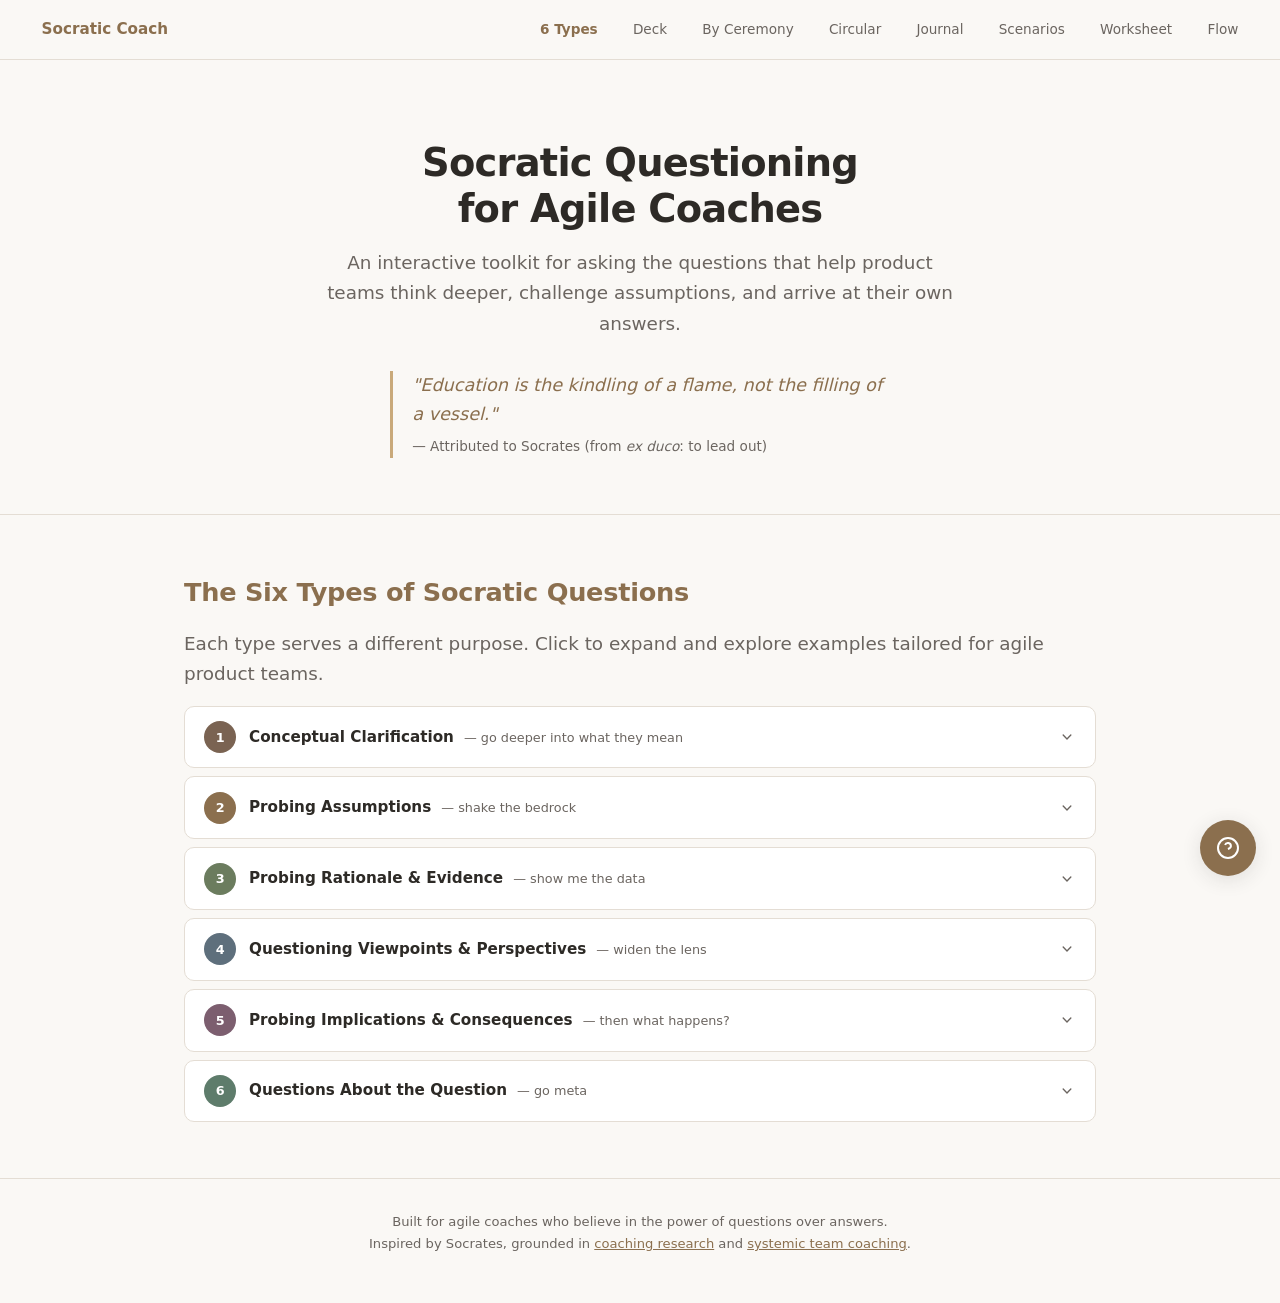
<file: index.html>
<!DOCTYPE html>
<html lang="en">
<head>
<meta charset="UTF-8">
<meta name="viewport" content="width=device-width, initial-scale=1.0">
<title>Socratic Questioning for Agile Coaches</title>
<link rel="stylesheet" href="styles.css">
</head>
<body>

<nav>
  <a href="index.html" class="brand">Socratic Coach</a>
  <a href="index.html" class="active">6 Types</a>
  <a href="deck.html">Deck</a>
  <a href="ceremonies.html">By Ceremony</a>
  <a href="circular.html">Circular</a>
  <a href="journal.html">Journal</a>
  <a href="scenarios.html">Scenarios</a>
  <a href="worksheet.html">Worksheet</a>
  <a href="flow.html">Flow</a>
</nav>

<section class="hero">
  <div class="container">
    <h1>Socratic Questioning<br>for Agile Coaches</h1>
    <p class="lead">
      An interactive toolkit for asking the questions that help product teams think deeper,
      challenge assumptions, and arrive at their own answers.
    </p>
    <blockquote>
      "Education is the kindling of a flame, not the filling of a vessel."
      <cite>&mdash; Attributed to Socrates (from <em>ex duco</em>: to lead out)</cite>
    </blockquote>
  </div>
</section>

<section id="types">
  <div class="container">
    <h2>The Six Types of Socratic Questions</h2>
    <p class="lead">Each type serves a different purpose. Click to expand and explore examples tailored for agile product teams.</p>

    <div class="card-grid">

      <div class="card cat1" data-card>
        <div class="card-header">
          <span class="card-number">1</span>
          <h3>Conceptual Clarification <span class="card-tagline">&mdash; go deeper into what they mean</span></h3>
          <svg class="card-chevron" viewBox="0 0 20 20" fill="currentColor"><path fill-rule="evenodd" d="M5.23 7.21a.75.75 0 011.06.02L10 11.168l3.71-3.938a.75.75 0 111.08 1.04l-4.25 4.5a.75.75 0 01-1.08 0l-4.25-4.5a.75.75 0 01.02-1.06z"/></svg>
        </div>
        <div class="card-body">
          <span class="tag">Go deeper</span>
          <p>Get them to think more about what exactly they are asking or thinking about. Surface hidden misalignment in language the team <em>thinks</em> they agree on.</p>
          <h3>When to use in agile</h3>
          <p>Sprint planning, story refinement, whenever someone uses vague terms like "quality," "done," or "the process is broken."</p>
          <h3>Example questions</h3>
          <ul>
            <li><em>"When you say 'done,' what does that look like specifically?"</em></li>
            <li><em>"What do we already know about this user's problem?"</em></li>
            <li><em>"Are you saying we should stop doing X, or change how we do X?"</em></li>
            <li><em>"Can you give me an example of what you mean?"</em></li>
            <li><em>"How does this relate to what we discussed last sprint?"</em></li>
            <li><em>"Can you rephrase that so the whole team has the same picture?"</em></li>
          </ul>
          <div class="tip"><strong>Watch for:</strong> Teams often skip clarification because they assume shared understanding. Your job is to slow them down right here. The cost of aligning on words is tiny compared to the cost of building the wrong thing.</div>
        </div>
      </div>

      <div class="card cat2" data-card>
        <div class="card-header">
          <span class="card-number">2</span>
          <h3>Probing Assumptions <span class="card-tagline">&mdash; shake the bedrock</span></h3>
          <svg class="card-chevron" viewBox="0 0 20 20" fill="currentColor"><path fill-rule="evenodd" d="M5.23 7.21a.75.75 0 011.06.02L10 11.168l3.71-3.938a.75.75 0 111.08 1.04l-4.25 4.5a.75.75 0 01-1.08 0l-4.25-4.5a.75.75 0 01.02-1.06z"/></svg>
        </div>
        <div class="card-body">
          <span class="tag">Shake the bedrock</span>
          <p>Make them think about the presuppositions and unquestioned beliefs on which they are founding their argument. Unexamined assumptions are where bad sprint commitments and failed products come from.</p>
          <h3>When to use in agile</h3>
          <p>Estimation, backlog prioritization, any time someone says "obviously" or "we always do it this way."</p>
          <h3>Example questions</h3>
          <ul>
            <li><em>"What are we assuming about how users will react to this?"</em></li>
            <li><em>"We seem to be assuming the API will be stable &mdash; how can we verify that?"</em></li>
            <li><em>"What if the opposite were true?"</em></li>
            <li><em>"What would happen if we didn't build this feature at all?"</em></li>
            <li><em>"How did we choose those assumptions?"</em></li>
            <li><em>"And what else?"</em> &mdash; the first assumption named is rarely the most important one</li>
          </ul>
          <div class="tip"><strong>Watch for:</strong> The "AWE question" &mdash; <em>"And what else?"</em> &mdash; is deceptively powerful. Keep asking it. Their first answer is never their only answer, and rarely their best.</div>
        </div>
      </div>

      <div class="card cat3" data-card>
        <div class="card-header">
          <span class="card-number">3</span>
          <h3>Probing Rationale &amp; Evidence <span class="card-tagline">&mdash; show me the data</span></h3>
          <svg class="card-chevron" viewBox="0 0 20 20" fill="currentColor"><path fill-rule="evenodd" d="M5.23 7.21a.75.75 0 011.06.02L10 11.168l3.71-3.938a.75.75 0 111.08 1.04l-4.25 4.5a.75.75 0 01-1.08 0l-4.25-4.5a.75.75 0 01.02-1.06z"/></svg>
        </div>
        <div class="card-body">
          <span class="tag">Show the evidence</span>
          <p>When they give a rationale, dig into that reasoning rather than assuming it is a given. This moves a team from opinion-driven to evidence-driven &mdash; the engine behind "inspect and adapt."</p>
          <h3>When to use in agile</h3>
          <p>Sprint review (did we validate the hypothesis?), when someone advocates strongly for a technical approach, retrospectives when diagnosing root causes.</p>
          <h3>Example questions</h3>
          <ul>
            <li><em>"What data do we have that supports this priority?"</em></li>
            <li><em>"How might we experiment to validate this before committing a full sprint?"</em></li>
            <li><em>"Is this based on what users told us, or what we think they need?"</em></li>
            <li><em>"Would that reasoning stand up if we presented it to stakeholders?"</em></li>
            <li><em>"How do you know this? Show me."</em></li>
            <li><em>"What evidence is there to support what you are saying?"</em></li>
          </ul>
          <div class="tip"><strong>Watch for:</strong> This category is the Socratic engine behind empiricism. You're teaching the team to demand evidence from themselves &mdash; not from you.</div>
        </div>
      </div>

      <div class="card cat4" data-card>
        <div class="card-header">
          <span class="card-number">4</span>
          <h3>Questioning Viewpoints &amp; Perspectives <span class="card-tagline">&mdash; widen the lens</span></h3>
          <svg class="card-chevron" viewBox="0 0 20 20" fill="currentColor"><path fill-rule="evenodd" d="M5.23 7.21a.75.75 0 011.06.02L10 11.168l3.71-3.938a.75.75 0 111.08 1.04l-4.25 4.5a.75.75 0 01-1.08 0l-4.25-4.5a.75.75 0 01.02-1.06z"/></svg>
        </div>
        <div class="card-body">
          <span class="tag">Widen the lens</span>
          <p>Most arguments come from a particular position. Show that there are other, equally valid, viewpoints. This is arguably <strong>the most important category for team coaching</strong> because it breaks siloed thinking and builds collective intelligence.</p>
          <h3>When to use in agile</h3>
          <p>When the loudest voice dominates, cross-functional tensions (dev vs. design vs. product), retrospectives, stakeholder alignment sessions.</p>
          <h3>Example questions</h3>
          <ul>
            <li><em>"How would our end user describe this problem?"</em></li>
            <li><em>"What would the ops team say about this architectural choice?"</em></li>
            <li><em>"Who benefits from keeping things the way they are?"</em></li>
            <li><em>"If we asked the stakeholder what success looks like, would they say the same thing?"</em></li>
            <li><em>"What alternative ways of looking at this are there?"</em></li>
            <li><em>"How could you look at this another way?"</em></li>
          </ul>
          <div class="tip"><strong>Watch for:</strong> This type naturally extends into <strong><a href="circular.html">circular questions</a></strong> &mdash; asking person A about person B's perspective. Extremely powerful for surfacing hidden team dynamics.</div>
        </div>
      </div>

      <div class="card cat5" data-card>
        <div class="card-header">
          <span class="card-number">5</span>
          <h3>Probing Implications &amp; Consequences <span class="card-tagline">&mdash; then what happens?</span></h3>
          <svg class="card-chevron" viewBox="0 0 20 20" fill="currentColor"><path fill-rule="evenodd" d="M5.23 7.21a.75.75 0 011.06.02L10 11.168l3.71-3.938a.75.75 0 111.08 1.04l-4.25 4.5a.75.75 0 01-1.08 0l-4.25-4.5a.75.75 0 01.02-1.06z"/></svg>
        </div>
        <div class="card-body">
          <span class="tag">Then what happens?</span>
          <p>The argument they give may have logical implications that can be forecast. Do these make sense? Are they desirable? These questions pull teams into systems thinking &mdash; seeing downstream effects and ripple impacts.</p>
          <h3>When to use in agile</h3>
          <p>Technical debt discussions, prioritization trade-offs, when a team wants to take a shortcut, when they're avoiding a hard decision.</p>
          <h3>Example questions</h3>
          <ul>
            <li><em>"If we don't address this tech debt now, what will the next three sprints look like?"</em></li>
            <li><em>"What are the consequences of that assumption for our users?"</em></li>
            <li><em>"If this works, what does it make possible? If it doesn't, what have we learned?"</em></li>
            <li><em>"How does this decision affect the other teams who depend on us?"</em></li>
            <li><em>"Why is this important? What is the best outcome, and why?"</em></li>
          </ul>
          <div class="tip"><strong>Watch for:</strong> Peter Hawkins' "Connecting" discipline in systemic team coaching emphasizes that teams must consider their impact on the wider system. These questions train that muscle.</div>
        </div>
      </div>

      <div class="card cat6" data-card>
        <div class="card-header">
          <span class="card-number">6</span>
          <h3>Questions About the Question <span class="card-tagline">&mdash; go meta</span></h3>
          <svg class="card-chevron" viewBox="0 0 20 20" fill="currentColor"><path fill-rule="evenodd" d="M5.23 7.21a.75.75 0 011.06.02L10 11.168l3.71-3.938a.75.75 0 111.08 1.04l-4.25 4.5a.75.75 0 01-1.08 0l-4.25-4.5a.75.75 0 01.02-1.06z"/></svg>
        </div>
        <div class="card-body">
          <span class="tag">Go meta</span>
          <p>Turn the question in on itself. This is the meta-level &mdash; it interrupts unproductive patterns and helps the team become aware of their own thinking process. The most coaching-like of all six types.</p>
          <h3>When to use in agile</h3>
          <p>When a discussion goes in circles, when the team debates something that might not matter, when you want to build self-awareness about decision-making.</p>
          <h3>Example questions</h3>
          <ul>
            <li><em>"What's the real challenge here for you as a team?"</em></li>
            <li><em>"I notice we've been discussing this for 20 minutes &mdash; what's making this decision hard?"</em></li>
            <li><em>"Why do you think I'm asking you this instead of giving you the answer?"</em></li>
            <li><em>"Is this the right question to be asking right now, or is there a deeper one?"</em></li>
            <li><em>"What was the point of asking that question?"</em></li>
          </ul>
          <div class="tip"><strong>Watch for:</strong> When team members start asking these meta-questions themselves, you know the coaching is working. You're modelling that the <em>process of thinking</em> matters as much as the conclusion.</div>
        </div>
      </div>

    </div>
  </div>
</section>

<!-- Situation Suggester FAB + Panel -->
<button class="fab" id="fabBtn" aria-label="What's happening right now?">
  <svg viewBox="0 0 24 24" fill="none" stroke="currentColor" stroke-width="2"><circle cx="12" cy="12" r="10"/><path d="M9.09 9a3 3 0 015.83 1c0 2-3 3-3 3"/><line x1="12" y1="17" x2="12.01" y2="17"/></svg>
</button>
<div class="situation-overlay" id="sitOverlay">
  <div class="situation-panel">
    <button class="situation-close" id="sitClose">&times;</button>
    <h3>What's happening right now?</h3>
    <p class="subtitle">Tap a situation to get tailored question suggestions.</p>
    <div class="situation-tags" id="sitTags"></div>
    <div class="situation-results" id="sitResults"></div>
  </div>
</div>

<footer>
  <div class="container">
    <p>
      Built for agile coaches who believe in the power of questions over answers.<br>
      Inspired by Socrates, grounded in <a href="https://instituteofcoaching.org/resources/how-use-socratic-questioning-coaching" target="_blank" rel="noopener">coaching research</a>
      and <a href="https://pmc.ncbi.nlm.nih.gov/articles/PMC5806384/" target="_blank" rel="noopener">systemic team coaching</a>.
    </p>
  </div>
</footer>

<script src="data.js"></script>
<script>
  initAccordions('[data-card]');
  initSituationSuggester();
</script>

</body>
</html>
</file>
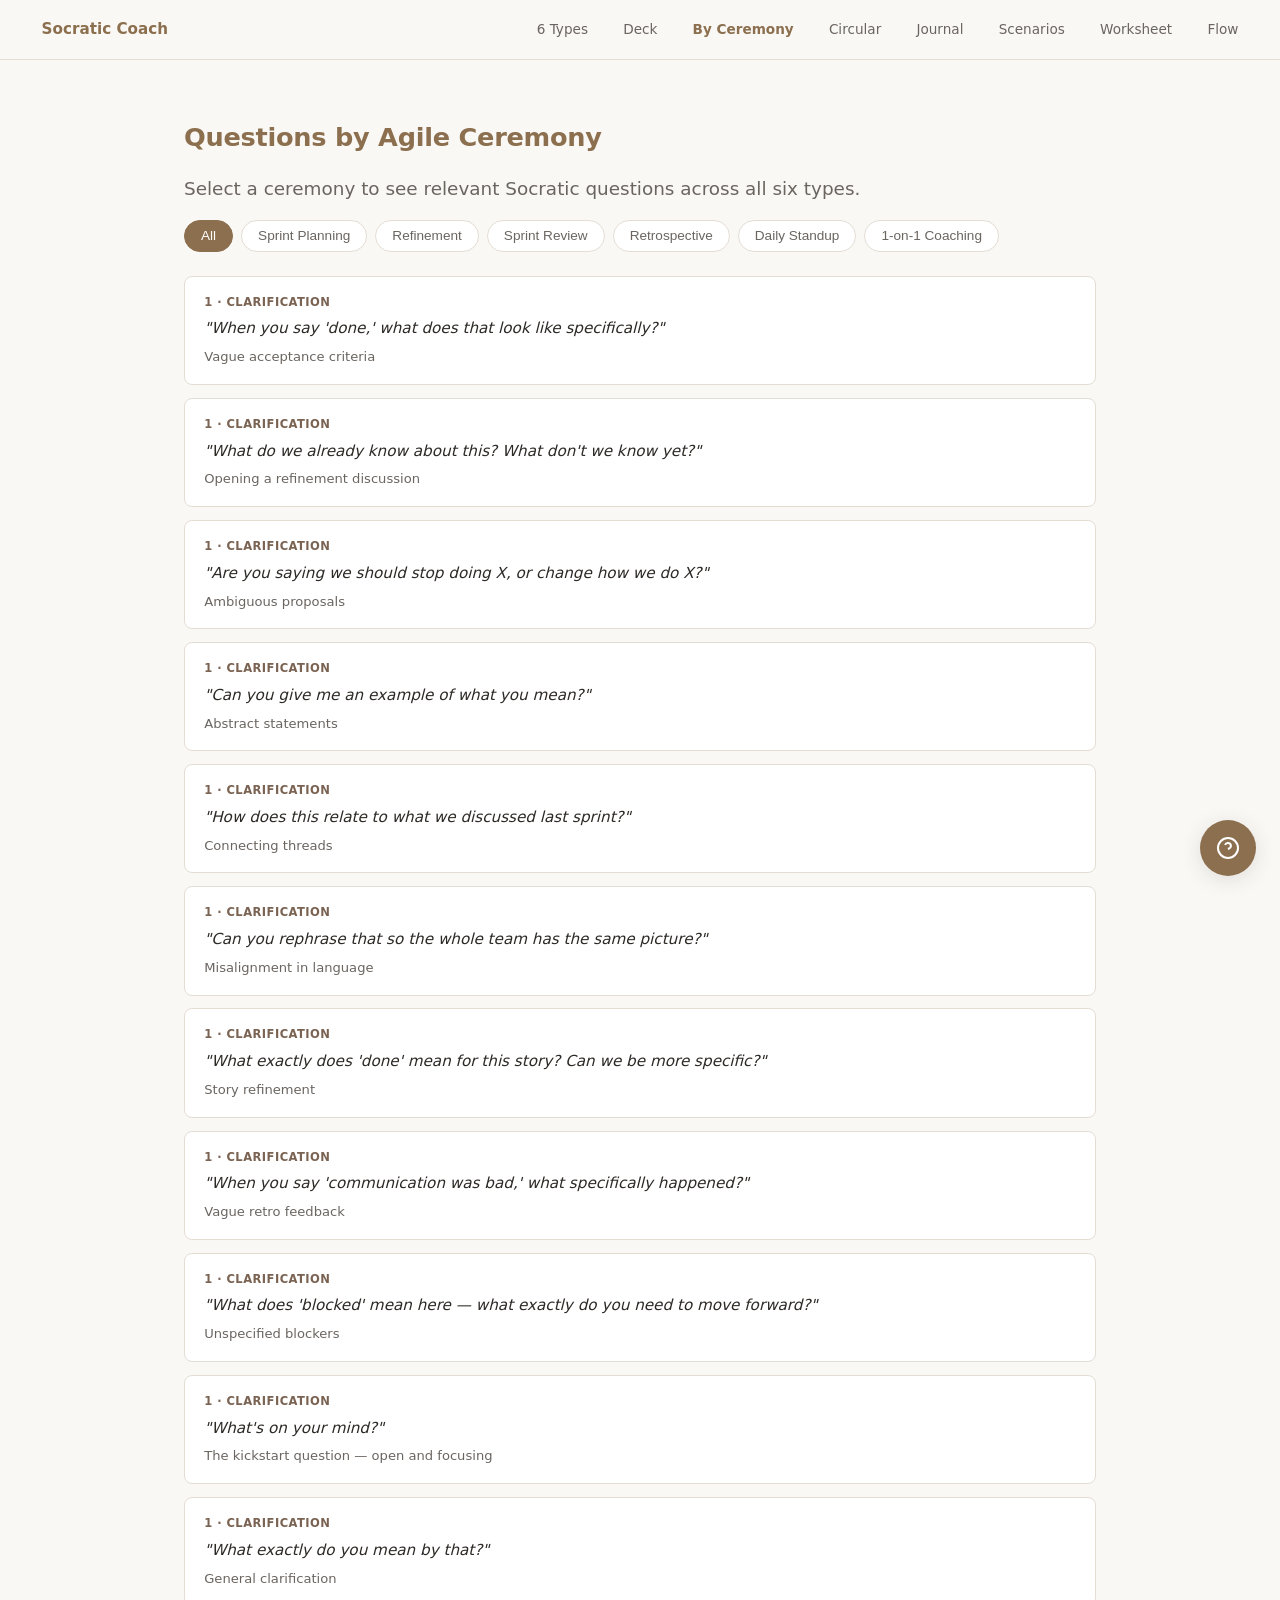
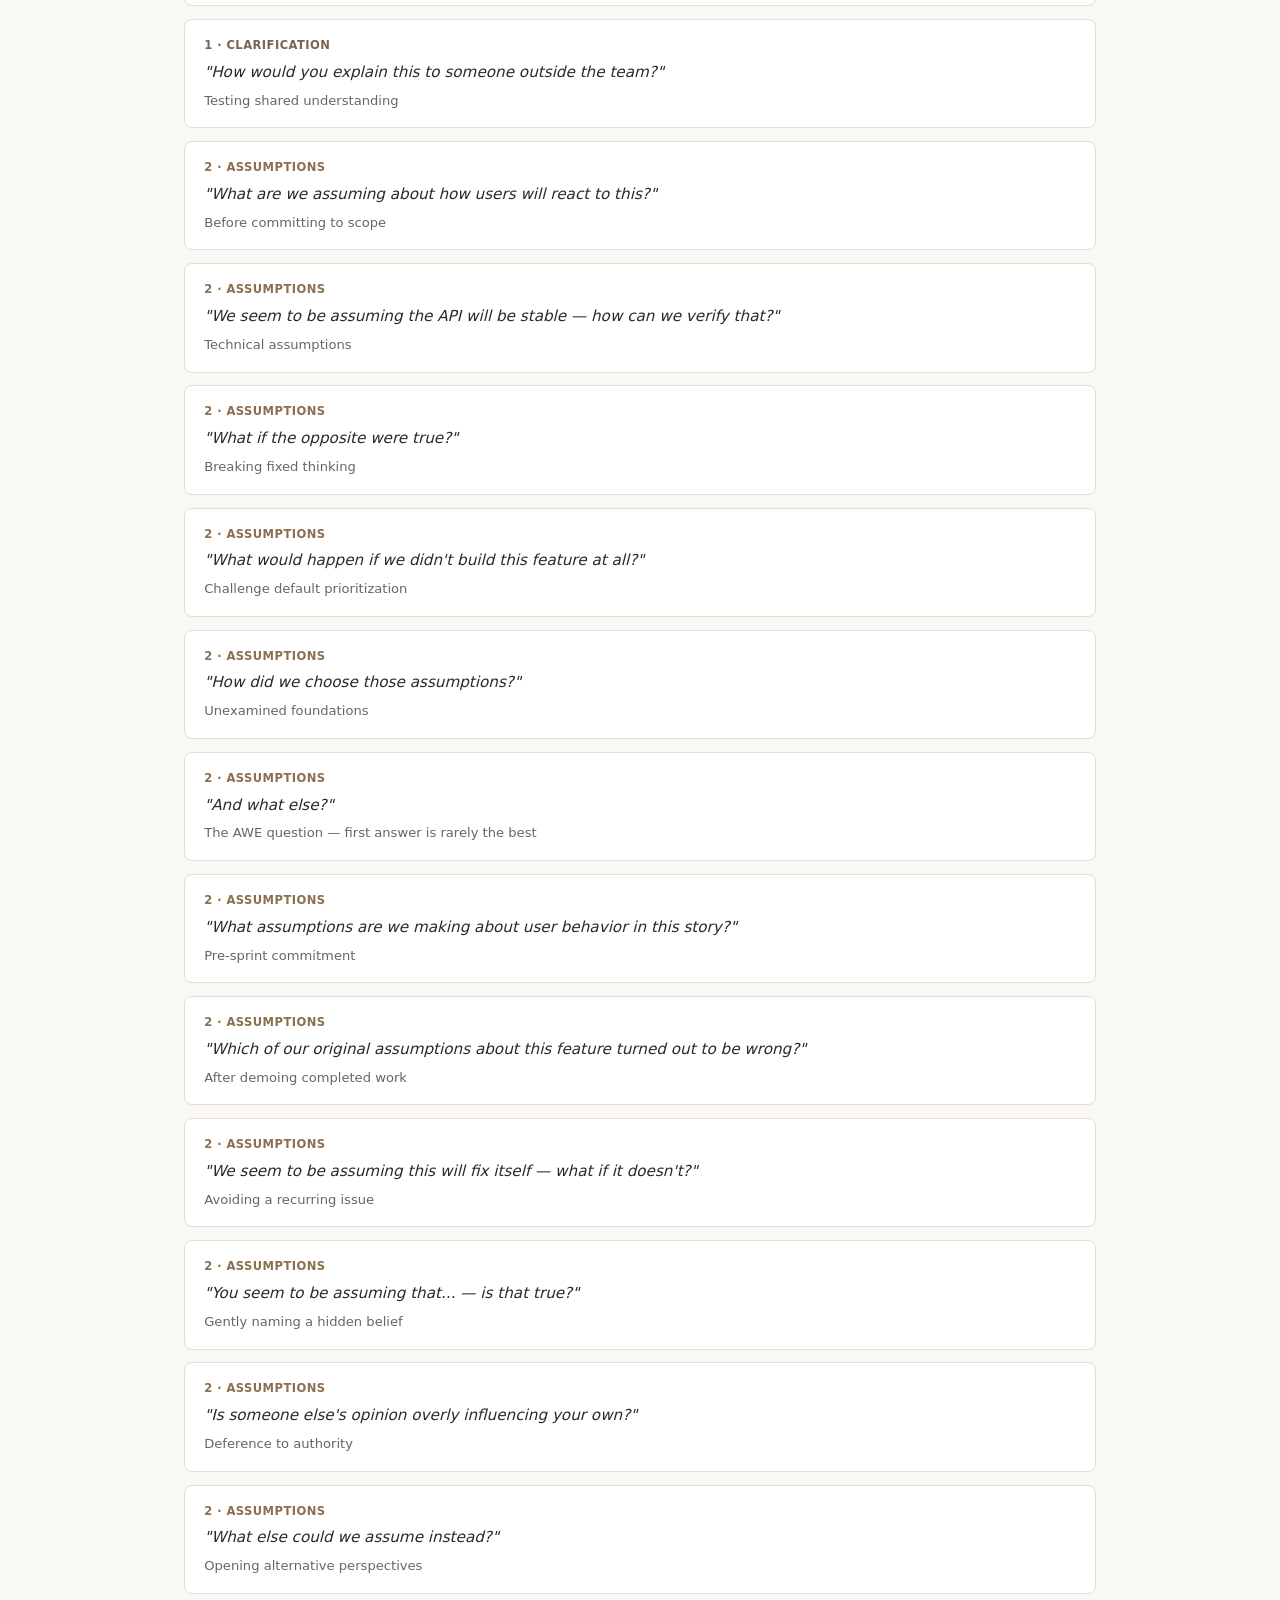
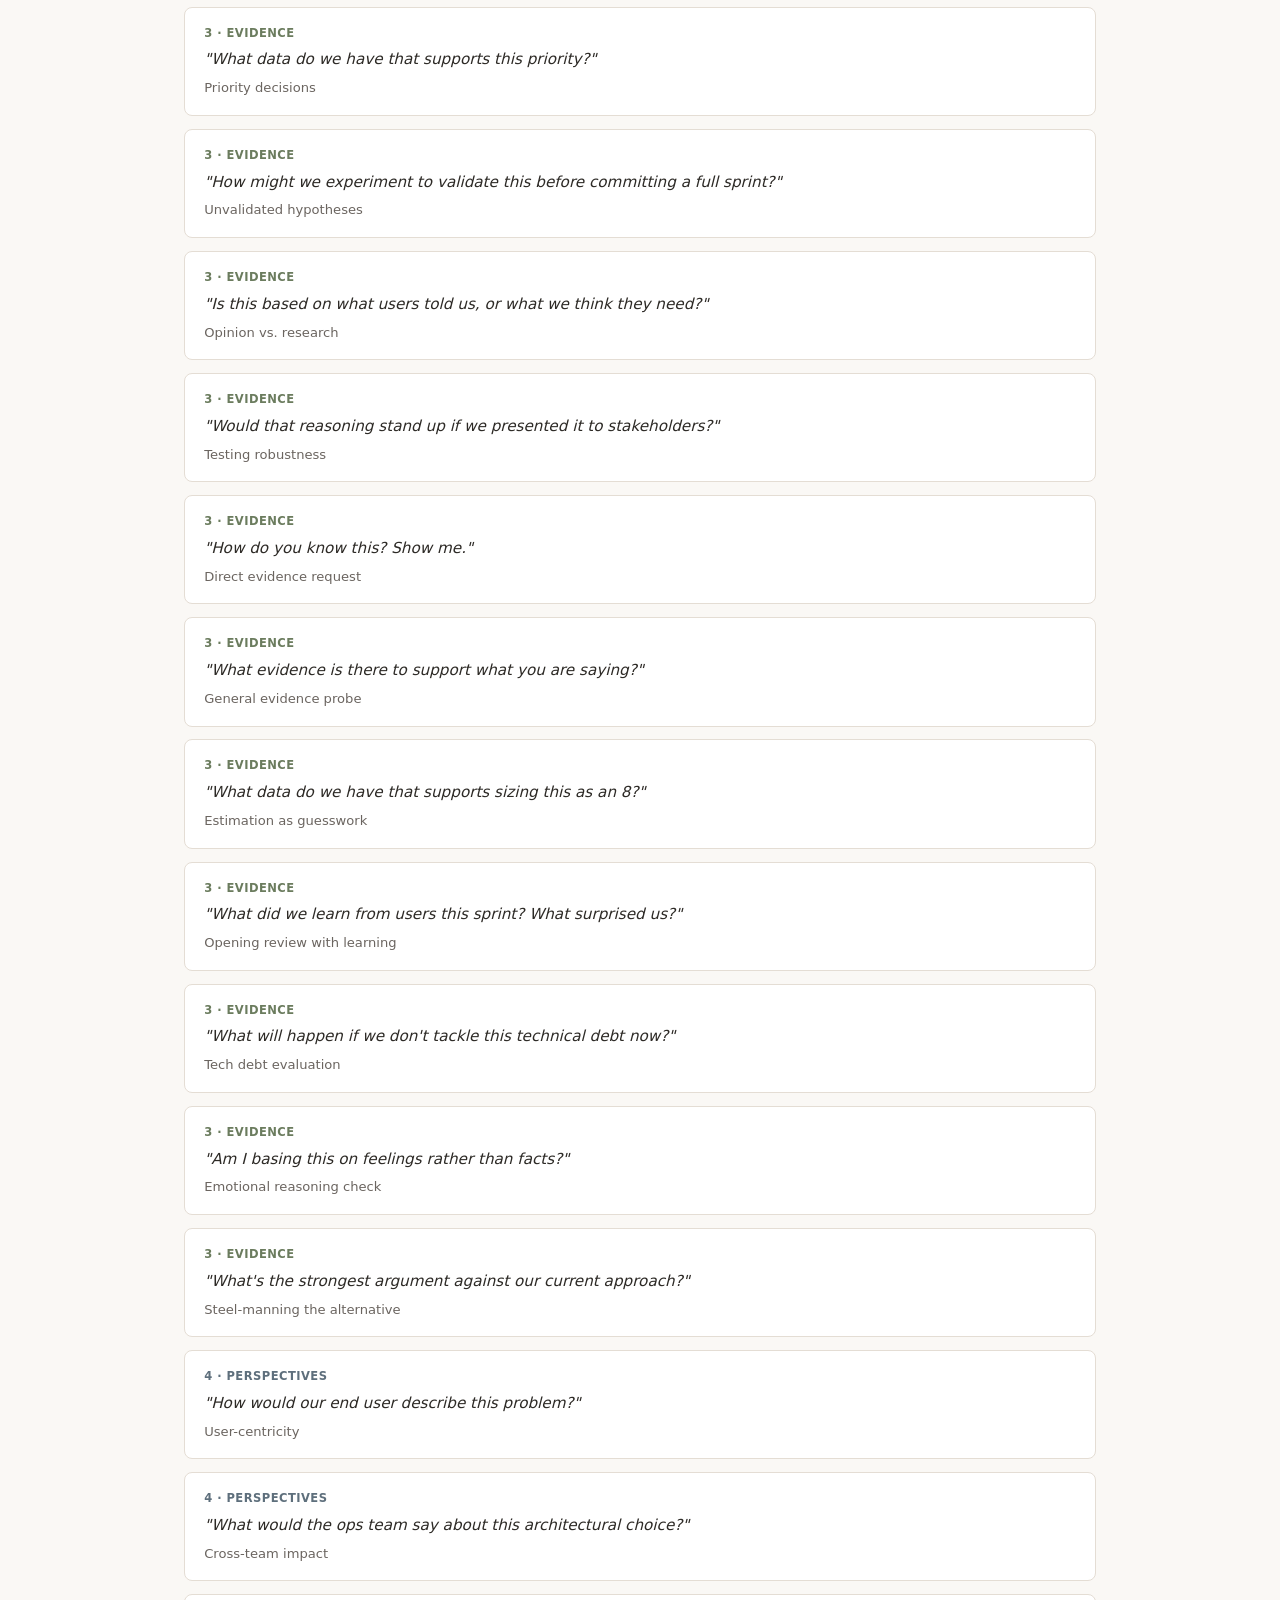
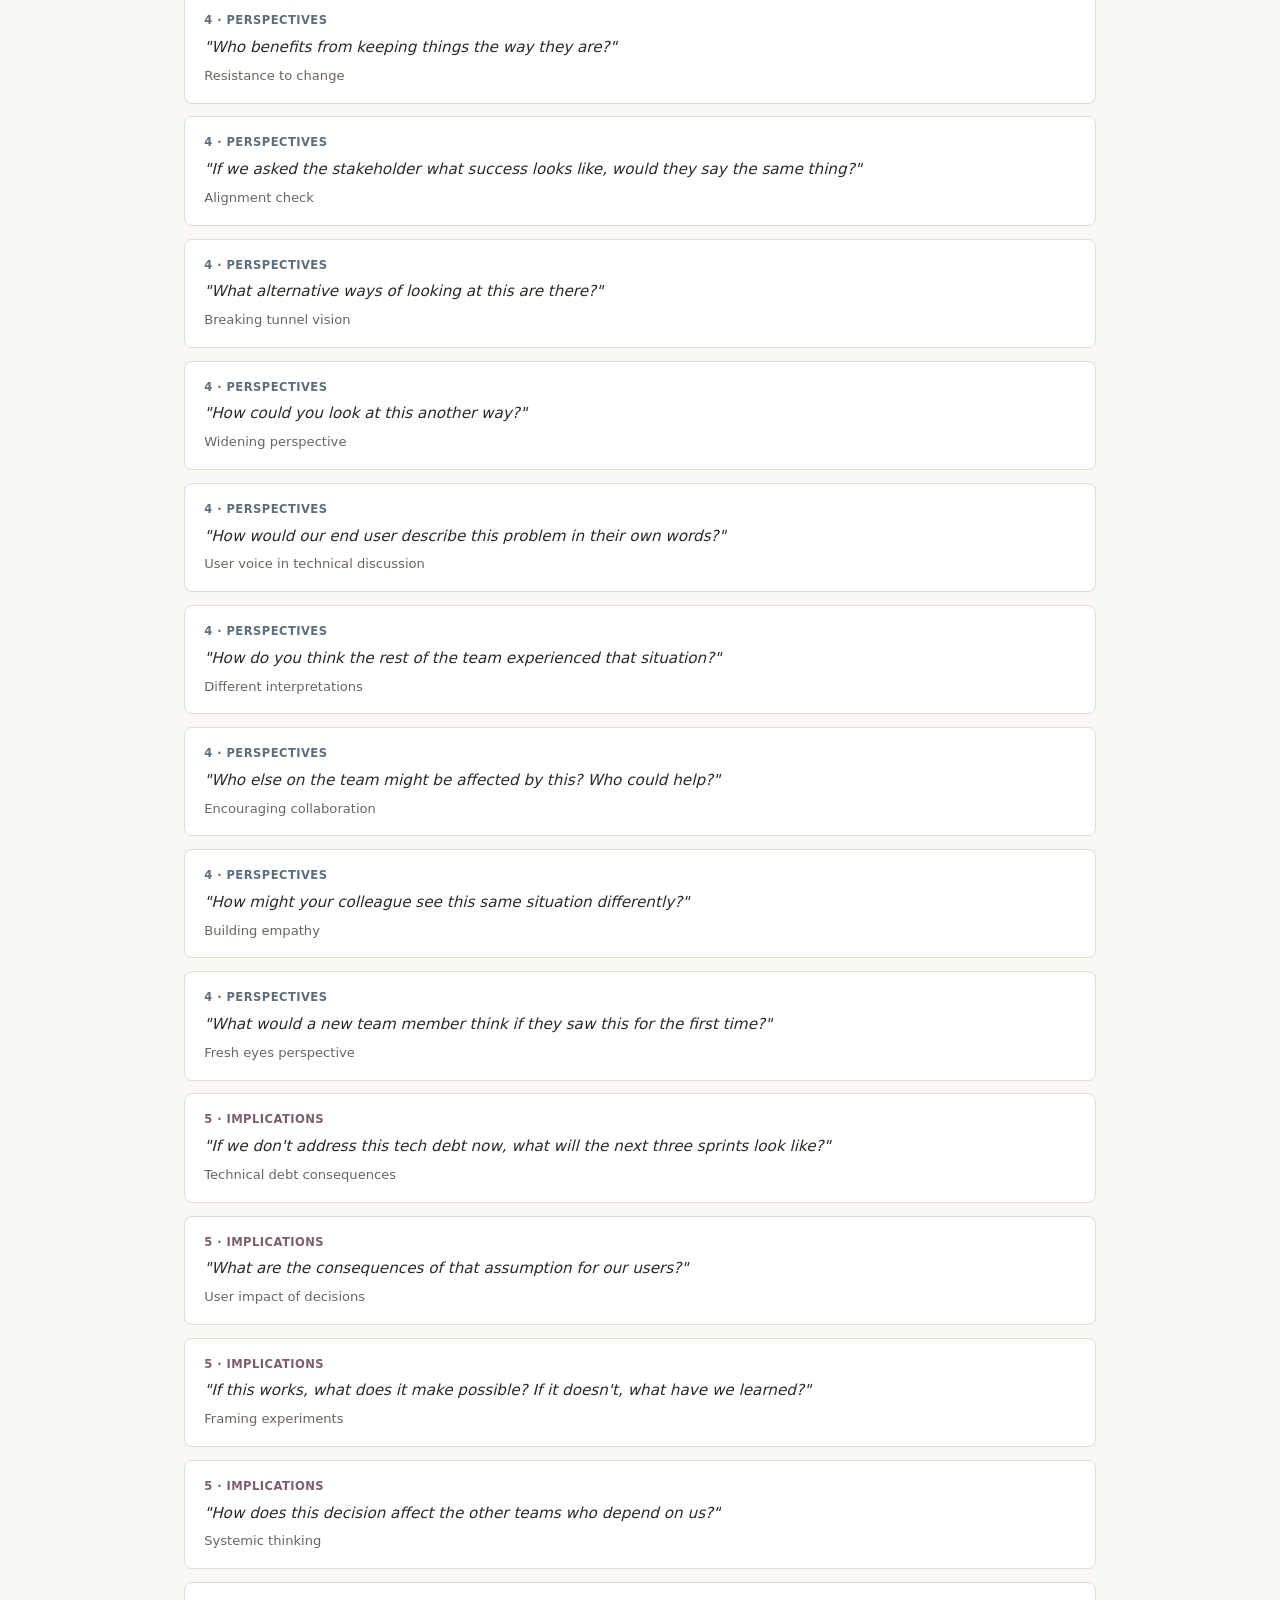
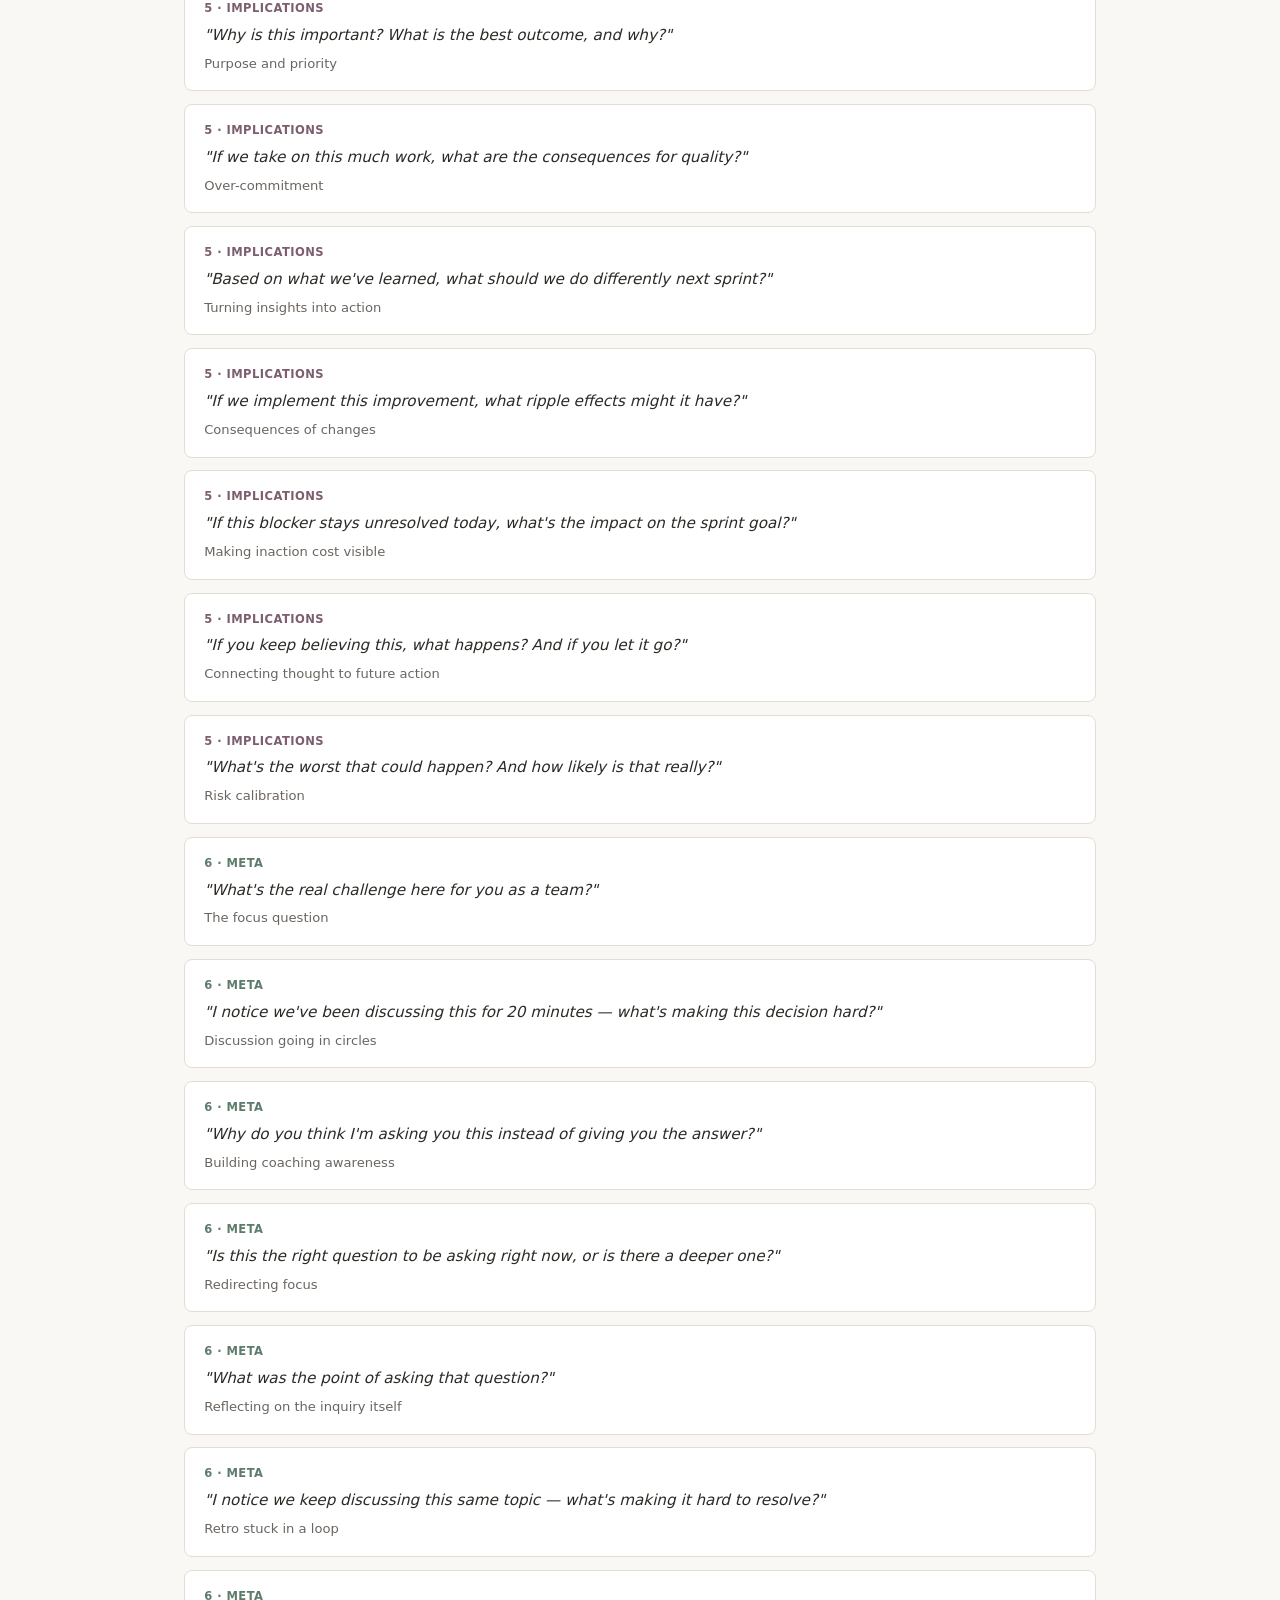
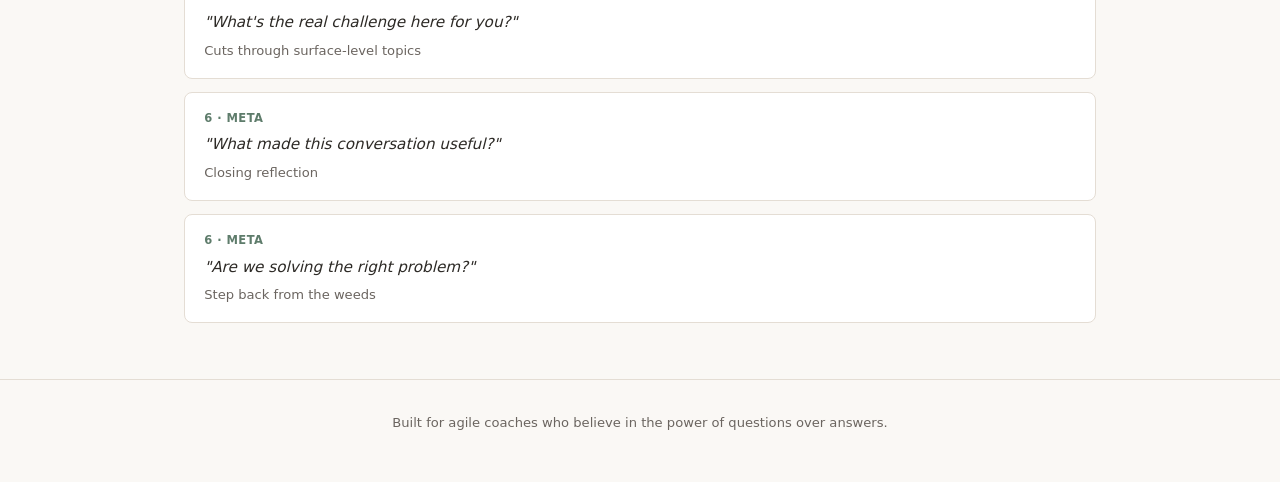
<file: ceremonies.html>
<!DOCTYPE html>
<html lang="en">
<head>
<meta charset="UTF-8">
<meta name="viewport" content="width=device-width, initial-scale=1.0">
<title>By Ceremony — Socratic Coach</title>
<link rel="stylesheet" href="styles.css">
<style>
  .ceremony-results { display: grid; gap: 0.8rem; }
  .ceremony-item { background: var(--surface); border: 1px solid var(--border); border-radius: 8px; padding: 1rem 1.2rem; transition: var(--transition); }
  .ceremony-item .q-type { font-size: 0.72rem; font-weight: 600; text-transform: uppercase; letter-spacing: 0.04em; margin-bottom: 0.3rem; }
  .ceremony-item .q-text { font-size: 0.95rem; font-style: italic; color: var(--text); }
  .ceremony-item .q-context { font-size: 0.82rem; color: var(--text-muted); margin-top: 0.3rem; }
  .ceremony-item[hidden] { display: none; }
</style>
</head>
<body>

<nav>
  <a href="index.html" class="brand">Socratic Coach</a>
  <a href="index.html">6 Types</a>
  <a href="deck.html">Deck</a>
  <a href="ceremonies.html" class="active">By Ceremony</a>
  <a href="circular.html">Circular</a>
  <a href="journal.html">Journal</a>
  <a href="scenarios.html">Scenarios</a>
  <a href="worksheet.html">Worksheet</a>
  <a href="flow.html">Flow</a>
</nav>

<section>
  <div class="container">
    <h2>Questions by Agile Ceremony</h2>
    <p class="lead">Select a ceremony to see relevant Socratic questions across all six types.</p>

    <div style="display:flex;gap:0.5rem;flex-wrap:wrap;margin-bottom:1.5rem;">
      <button class="filter-btn active" data-filter="all">All</button>
      <button class="filter-btn" data-filter="planning">Sprint Planning</button>
      <button class="filter-btn" data-filter="refinement">Refinement</button>
      <button class="filter-btn" data-filter="review">Sprint Review</button>
      <button class="filter-btn" data-filter="retro">Retrospective</button>
      <button class="filter-btn" data-filter="daily">Daily Standup</button>
      <button class="filter-btn" data-filter="one-on-one">1-on-1 Coaching</button>
    </div>

    <div class="ceremony-results" id="ceremonyResults"></div>
  </div>
</section>

<button class="fab" id="fabBtn" aria-label="What's happening right now?">
  <svg viewBox="0 0 24 24" fill="none" stroke="currentColor" stroke-width="2"><circle cx="12" cy="12" r="10"/><path d="M9.09 9a3 3 0 015.83 1c0 2-3 3-3 3"/><line x1="12" y1="17" x2="12.01" y2="17"/></svg>
</button>
<div class="situation-overlay" id="sitOverlay">
  <div class="situation-panel">
    <button class="situation-close" id="sitClose">&times;</button>
    <h3>What's happening right now?</h3>
    <p class="subtitle">Tap a situation to get tailored question suggestions.</p>
    <div class="situation-tags" id="sitTags"></div>
    <div class="situation-results" id="sitResults"></div>
  </div>
</div>

<footer><div class="container"><p>Built for agile coaches who believe in the power of questions over answers.</p></div></footer>

<script src="data.js"></script>
<script>
(function() {
  const container = document.getElementById('ceremonyResults');
  // Render all questions from the bank as ceremony items
  questionBank.forEach(q => {
    const div = document.createElement('div');
    div.className = 'ceremony-item';
    div.dataset.ceremonies = q.cer;
    div.innerHTML = '<div class="q-type" style="color:var('+typeCSSVars[q.t]+')">'+q.t+' &middot; '+typeNames[q.t]+'</div>'
      +'<div class="q-text">"'+q.q+'"</div>'
      +'<div class="q-context">'+q.ctx+'</div>';
    container.appendChild(div);
  });

  const items = container.querySelectorAll('.ceremony-item');
  document.querySelectorAll('[data-filter]').forEach(btn => {
    btn.addEventListener('click', () => {
      document.querySelectorAll('[data-filter]').forEach(b => b.classList.remove('active'));
      btn.classList.add('active');
      const f = btn.dataset.filter;
      items.forEach(item => { item.hidden = f !== 'all' && !item.dataset.ceremonies.split(' ').includes(f); });
    });
  });

  initSituationSuggester();
})();
</script>
</body>
</html>
</file>
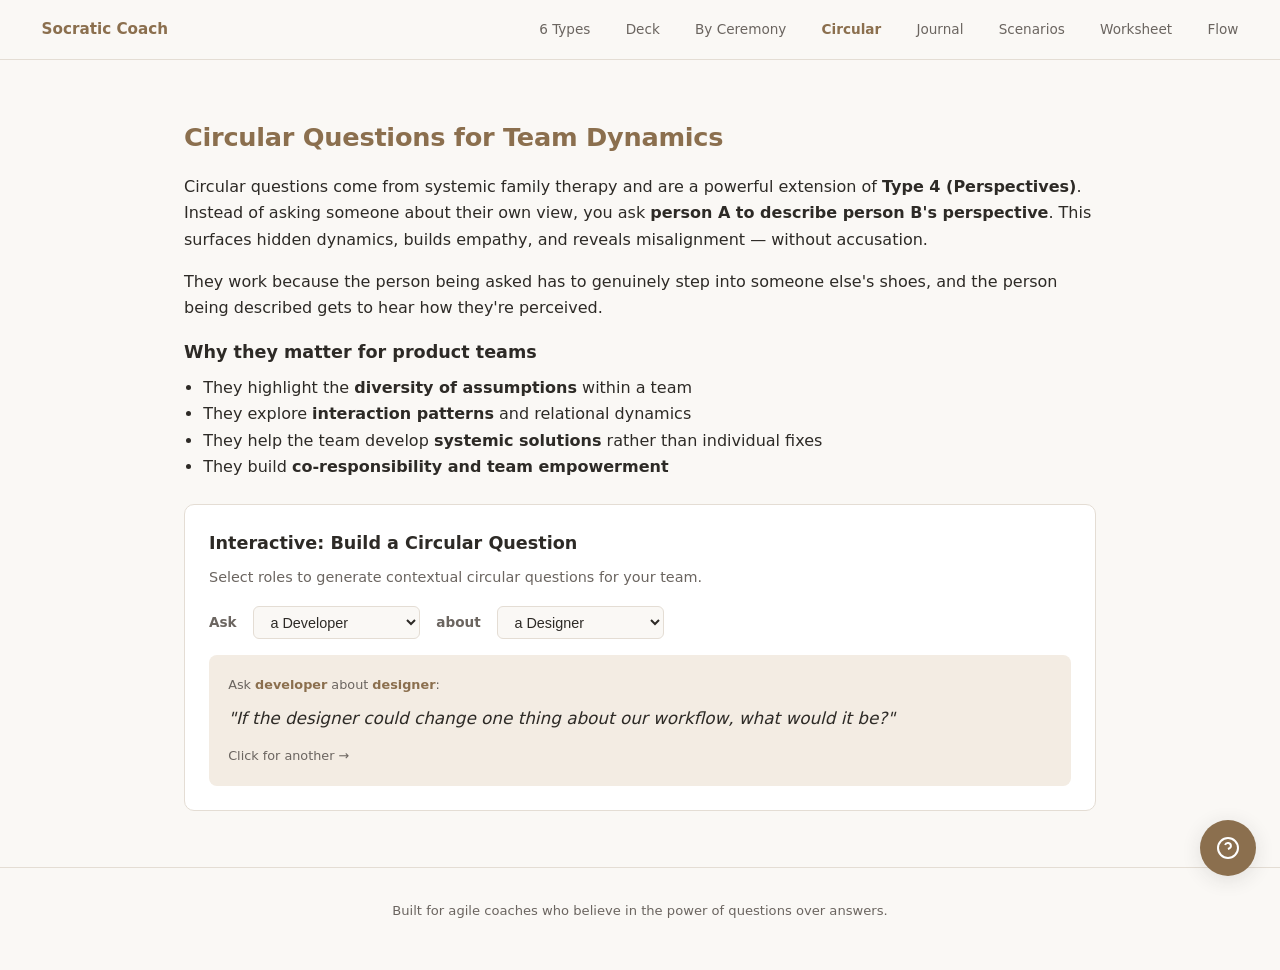
<file: circular.html>
<!DOCTYPE html>
<html lang="en">
<head>
<meta charset="UTF-8">
<meta name="viewport" content="width=device-width, initial-scale=1.0">
<title>Circular Questions — Socratic Coach</title>
<link rel="stylesheet" href="styles.css">
<style>
  .circular-demo { background: var(--surface); border: 1px solid var(--border); border-radius: var(--radius); padding: 1.5rem; margin-top: 1.5rem; }
  .role-selectors { display: flex; gap: 1rem; flex-wrap: wrap; margin-bottom: 1rem; align-items: center; }
  .role-selectors label { font-size: 0.85rem; font-weight: 600; color: var(--text-muted); }
  .role-selectors select { padding: 0.4rem 0.8rem; border: 1px solid var(--border); border-radius: 6px; font-size: 0.9rem; background: var(--bg); color: var(--text); }
  .circular-output { background: var(--accent-bg); border-radius: 8px; padding: 1.2rem; font-size: 0.95rem; line-height: 1.7; min-height: 80px; }
  .circular-output em { color: var(--accent); font-style: normal; font-weight: 600; }
</style>
</head>
<body>

<nav>
  <a href="index.html" class="brand">Socratic Coach</a>
  <a href="index.html">6 Types</a>
  <a href="deck.html">Deck</a>
  <a href="ceremonies.html">By Ceremony</a>
  <a href="circular.html" class="active">Circular</a>
  <a href="journal.html">Journal</a>
  <a href="scenarios.html">Scenarios</a>
  <a href="worksheet.html">Worksheet</a>
  <a href="flow.html">Flow</a>
</nav>

<section>
  <div class="container">
    <h2>Circular Questions for Team Dynamics</h2>
    <p>Circular questions come from systemic family therapy and are a powerful extension of <strong>Type 4 (Perspectives)</strong>. Instead of asking someone about their own view, you ask <strong>person A to describe person B's perspective</strong>. This surfaces hidden dynamics, builds empathy, and reveals misalignment &mdash; without accusation.</p>
    <p>They work because the person being asked has to genuinely step into someone else's shoes, and the person being described gets to hear how they're perceived.</p>

    <h3>Why they matter for product teams</h3>
    <ul style="padding-left:1.2rem; margin-bottom:1.5rem;">
      <li>They highlight the <strong>diversity of assumptions</strong> within a team</li>
      <li>They explore <strong>interaction patterns</strong> and relational dynamics</li>
      <li>They help the team develop <strong>systemic solutions</strong> rather than individual fixes</li>
      <li>They build <strong>co-responsibility and team empowerment</strong></li>
    </ul>

    <div class="circular-demo">
      <h3>Interactive: Build a Circular Question</h3>
      <p style="font-size:0.9rem;color:var(--text-muted);">Select roles to generate contextual circular questions for your team.</p>
      <div class="role-selectors">
        <label for="askee">Ask</label>
        <select id="askee">
          <option value="developer">a Developer</option>
          <option value="designer">a Designer</option>
          <option value="product-owner">the Product Owner</option>
          <option value="tester">a Tester / QA</option>
          <option value="scrum-master">the Scrum Master</option>
          <option value="stakeholder">a Stakeholder</option>
        </select>
        <label for="about">about</label>
        <select id="about">
          <option value="designer">a Designer</option>
          <option value="developer">a Developer</option>
          <option value="product-owner">the Product Owner</option>
          <option value="tester">a Tester / QA</option>
          <option value="scrum-master">the Scrum Master</option>
          <option value="stakeholder">a Stakeholder</option>
          <option value="team">the whole Team</option>
          <option value="users">the Users</option>
        </select>
      </div>
      <div class="circular-output" id="circularOutput"></div>
    </div>
  </div>
</section>

<button class="fab" id="fabBtn" aria-label="What's happening right now?">
  <svg viewBox="0 0 24 24" fill="none" stroke="currentColor" stroke-width="2"><circle cx="12" cy="12" r="10"/><path d="M9.09 9a3 3 0 015.83 1c0 2-3 3-3 3"/><line x1="12" y1="17" x2="12.01" y2="17"/></svg>
</button>
<div class="situation-overlay" id="sitOverlay">
  <div class="situation-panel">
    <button class="situation-close" id="sitClose">&times;</button>
    <h3>What's happening right now?</h3>
    <p class="subtitle">Tap a situation to get tailored question suggestions.</p>
    <div class="situation-tags" id="sitTags"></div>
    <div class="situation-results" id="sitResults"></div>
  </div>
</div>

<footer><div class="container"><p>Built for agile coaches who believe in the power of questions over answers.</p></div></footer>

<script src="data.js"></script>
<script>
(function() {
  const CQ = {
    developer:{'designer':["What do you think frustrates the designer most about handoffs?","How would the designer describe good dev-design collaboration?","If the designer could change one thing about our workflow, what would it be?"],'product-owner':["What do you think the PO worries about most re: delivery?","How would the PO prioritize differently from you?","What does the PO wish the dev team understood better?"],'tester':["What's the biggest challenge for QA when they receive your code?","How would QA describe our release quality?","What would QA change about our definition of done?"],'scrum-master':["What's the SM's biggest concern about the team right now?","How would the SM describe our dynamics?","What does the SM wish we did differently in ceremonies?"],'stakeholder':["How would stakeholders describe the value we delivered this quarter?","What frustrates stakeholders about our progress communication?","What gap do stakeholders see between ask and delivery?"],'team':["How does the team perceive your recent technical decisions?","What would the team say is our biggest strength?","If the team sent you one anonymous message, what would it say?"],'users':["How would users describe the feature you just built?","What do users care about that we're ignoring?","If a user watched us work for a day, what would surprise them?"]},
    designer:{'developer':["What's hardest for devs when implementing your designs?","How would devs describe the handoff process?","What do devs wish designers understood about technical constraints?"],'product-owner':["How does the PO balance user needs vs business goals?","What would the PO say about time spent on design research?","What frustrates the PO about the design process?"],'tester':["What's hardest for QA about testing our designs?","How would QA rate our UI consistency?","What edge cases does QA think we miss in design?"],'team':["How does the team perceive the value of design research?","What would the team change about design collaboration?","What frustrates the team most about the design process?"],'users':["What do users struggle with most in our interface?","How would users describe our product to a friend?","What user pain are we overlooking?"]},
    'product-owner':{'developer':["What do devs find most unclear about our product direction?","How would devs prioritize differently from you?","What do devs need from you that they're not getting?"],'designer':["How would the designer describe our user research approach?","What UX debt does the designer see as biggest?","What would the designer say about how we handle design feedback?"],'tester':["What would QA say about our acceptance criteria clarity?","How does QA view our quality standards?","What gap does QA see between promises and delivery?"],'stakeholder':["What do stakeholders see as the biggest roadmap gap?","How do stakeholders perceive our velocity?","How confident are stakeholders in our next release?"],'team':["How does the team feel about our product direction?","What would the team say about sprint goal clarity?","What does the team need from you that they haven't asked for?"],'users':["What would users change first about our product?","How do users perceive our pace of improvement?","What user need are we most wrong about?"]},
    tester:{'developer':["What frustrates devs about the QA process?","How would devs rate their own code quality?","What do devs wish QA did differently?"],'designer':["What would the designer say about how well we test UX?","Does the designer see our bugs as important or nitpicky?","What quality priorities does the designer have?"],'product-owner':["What would the PO say about our test coverage?","How does the PO weigh speed vs quality?","What would the PO change about releases?"],'team':["How does the team perceive QA's value?","What's the biggest quality risk according to the team?","What does the team take for granted about testing?"],'users':["What do users experience that our tests miss?","How would users rate our reliability?","What workflows are we under-testing?"]},
    'scrum-master':{'developer':["What ceremonies do devs find least valuable?","How would devs describe team morale?","What impediment haven't devs voiced yet?"],'product-owner':["What would the PO change about sprint planning?","How does the PO feel about our self-organization?","What process bottleneck does the PO see?"],'team':["How would the team describe psychological safety right now?","What's the one thing holding the team back?","If the team redesigned their process, what changes first?"],'stakeholder':["What do stakeholders understand least about how we work?","How would stakeholders rate our predictability?","What would stakeholders change about our process?"],'users':["How does our process affect user experience?","What would users say about our delivery pace?","What process change would most improve user satisfaction?"]},
    stakeholder:{'developer':["What's most challenging about your requests for the dev team?","How would the team describe your requirements clarity?","What would devs change about priority communication?"],'product-owner':["How does the PO balance your needs vs others?","What would the PO say about feasibility of your expectations?","What's hardest for the PO about managing your requests?"],'team':["How does the team perceive the priorities you've set?","What would the team say about requirement stability?","What does the team wish you understood about their work?"],'users':["How would users react to the features you've prioritized?","What user needs might conflict with business goals?","How aligned are user needs and stakeholder goals really?"]}
  };
  const labels = {'developer':'developer','designer':'designer','product-owner':'Product Owner','tester':'tester','scrum-master':'Scrum Master','stakeholder':'stakeholder','team':'team','users':'users'};
  const askee = document.getElementById('askee'), about = document.getElementById('about'), out = document.getElementById('circularOutput');
  function update() {
    const a = askee.value, b = about.value;
    if (a === b) { out.innerHTML = '<em>Select different roles</em> to generate a circular question.'; return; }
    const qs = CQ[a] && CQ[a][b];
    if (qs && qs.length) {
      const q = qs[Math.floor(Math.random()*qs.length)];
      out.innerHTML = '<p style="margin-bottom:0.5rem;font-size:0.8rem;color:var(--text-muted)">Ask <em>'+labels[a]+'</em> about <em>'+labels[b]+'</em>:</p><p style="font-size:1.05rem;font-style:italic;margin:0">"'+q+'"</p><p style="font-size:0.8rem;color:var(--text-muted);margin-top:0.8rem;margin-bottom:0;cursor:pointer" id="nextCirc">Click for another &rarr;</p>';
      document.getElementById('nextCirc').addEventListener('click', update);
    } else {
      out.innerHTML = '<p style="margin-bottom:0.5rem;font-size:0.8rem;color:var(--text-muted)">Ask <em>'+labels[a]+'</em> about <em>'+labels[b]+'</em>:</p><p style="font-style:italic;margin:0">"How do you think <em>'+labels[b]+'</em> would describe the biggest challenge in our way of working?"</p>';
    }
  }
  askee.addEventListener('change', update);
  about.addEventListener('change', update);
  update();
  initSituationSuggester();
})();
</script>
</body>
</html>
</file>
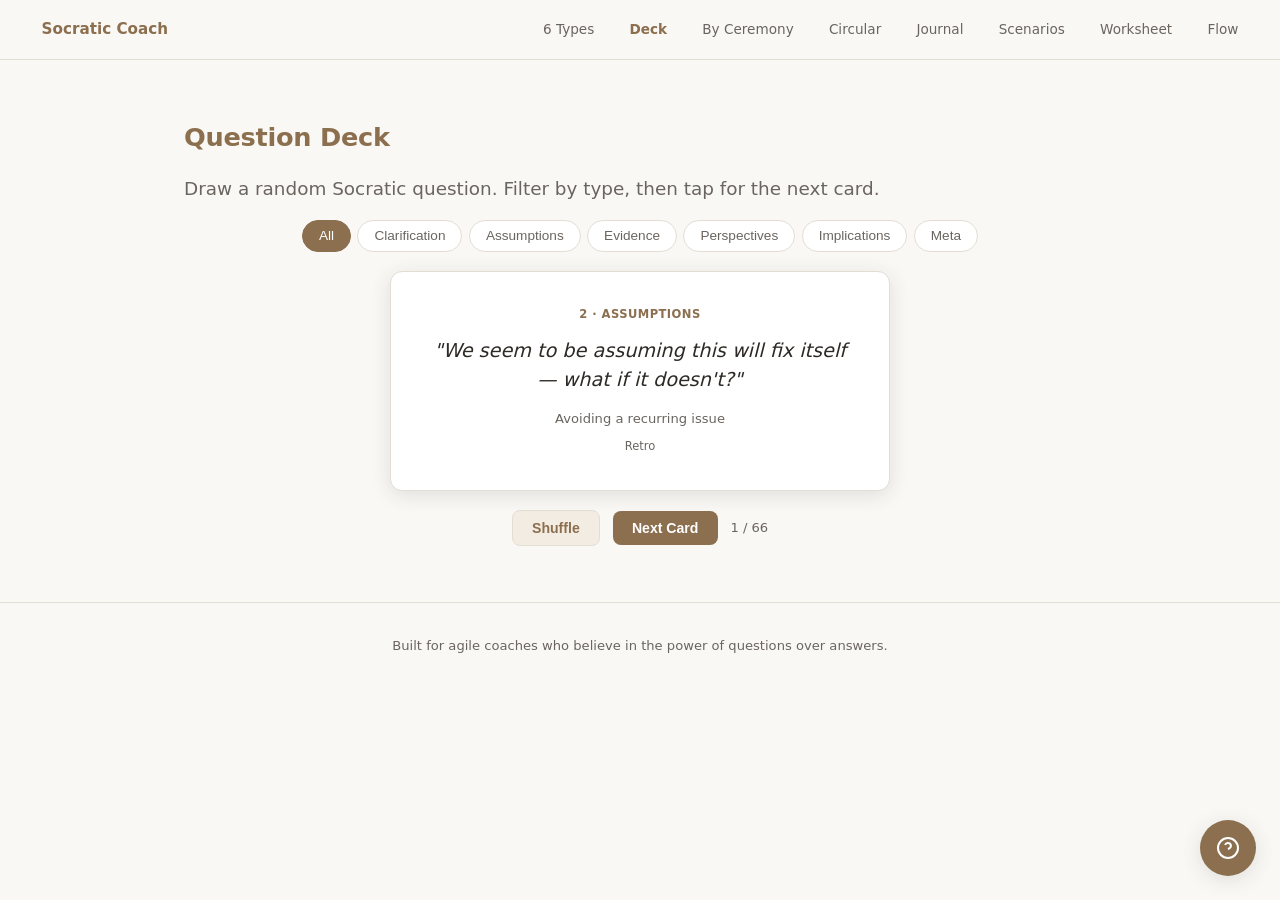
<file: deck.html>
<!DOCTYPE html>
<html lang="en">
<head>
<meta charset="UTF-8">
<meta name="viewport" content="width=device-width, initial-scale=1.0">
<title>Question Deck — Socratic Coach</title>
<link rel="stylesheet" href="styles.css">
</head>
<body>

<nav>
  <a href="index.html" class="brand">Socratic Coach</a>
  <a href="index.html">6 Types</a>
  <a href="deck.html" class="active">Deck</a>
  <a href="ceremonies.html">By Ceremony</a>
  <a href="circular.html">Circular</a>
  <a href="journal.html">Journal</a>
  <a href="scenarios.html">Scenarios</a>
  <a href="worksheet.html">Worksheet</a>
  <a href="flow.html">Flow</a>
</nav>

<section>
  <div class="container">
    <h2>Question Deck</h2>
    <p class="lead">Draw a random Socratic question. Filter by type, then tap for the next card.</p>
    <div style="display:flex;flex-direction:column;align-items:center;gap:1.2rem;">
      <div style="display:flex;gap:0.4rem;flex-wrap:wrap;justify-content:center;">
        <button class="filter-btn active" data-deck-filter="all">All</button>
        <button class="filter-btn" data-deck-filter="1">Clarification</button>
        <button class="filter-btn" data-deck-filter="2">Assumptions</button>
        <button class="filter-btn" data-deck-filter="3">Evidence</button>
        <button class="filter-btn" data-deck-filter="4">Perspectives</button>
        <button class="filter-btn" data-deck-filter="5">Implications</button>
        <button class="filter-btn" data-deck-filter="6">Meta</button>
      </div>
      <div style="width:100%;max-width:500px;min-height:220px;perspective:800px;">
        <div id="deckCard" style="background:var(--surface);border:1px solid var(--border);border-radius:12px;padding:2rem;text-align:center;box-shadow:var(--shadow-lg);transition:transform 0.4s ease,opacity 0.4s ease;min-height:220px;display:flex;flex-direction:column;justify-content:center;">
          <div id="deckType" style="font-size:0.72rem;font-weight:600;text-transform:uppercase;letter-spacing:0.04em;margin-bottom:0.8rem;"></div>
          <div id="deckQuestion" style="font-size:1.2rem;font-style:italic;line-height:1.5;color:var(--text);"></div>
          <div id="deckContext" style="font-size:0.82rem;color:var(--text-muted);margin-top:0.8rem;"></div>
          <div id="deckCeremony" style="font-size:0.72rem;color:var(--text-muted);margin-top:0.5rem;"></div>
        </div>
      </div>
      <div style="display:flex;gap:0.8rem;align-items:center;">
        <button class="btn btn-secondary" id="deckShuffle">Shuffle</button>
        <button class="btn btn-primary" id="deckNext">Next Card</button>
        <span id="deckCounter" style="font-size:0.82rem;color:var(--text-muted);"></span>
      </div>
    </div>
  </div>
</section>

<button class="fab" id="fabBtn" aria-label="What's happening right now?">
  <svg viewBox="0 0 24 24" fill="none" stroke="currentColor" stroke-width="2"><circle cx="12" cy="12" r="10"/><path d="M9.09 9a3 3 0 015.83 1c0 2-3 3-3 3"/><line x1="12" y1="17" x2="12.01" y2="17"/></svg>
</button>
<div class="situation-overlay" id="sitOverlay">
  <div class="situation-panel">
    <button class="situation-close" id="sitClose">&times;</button>
    <h3>What's happening right now?</h3>
    <p class="subtitle">Tap a situation to get tailored question suggestions.</p>
    <div class="situation-tags" id="sitTags"></div>
    <div class="situation-results" id="sitResults"></div>
  </div>
</div>

<footer><div class="container"><p>Built for agile coaches who believe in the power of questions over answers.</p></div></footer>

<script src="data.js"></script>
<script>
(function() {
  let deck = [], deckIdx = 0, deckFilter = 'all';
  function shuffle(a) { for (let i = a.length-1; i > 0; i--) { const j = Math.floor(Math.random()*(i+1)); [a[i],a[j]]=[a[j],a[i]]; } return a; }
  function build() { deck = deckFilter === 'all' ? [...questionBank] : questionBank.filter(q => String(q.t) === deckFilter); shuffle(deck); deckIdx = 0; show(); }
  function show() {
    if (!deck.length) { document.getElementById('deckQuestion').textContent = 'No questions match this filter.'; return; }
    const card = document.getElementById('deckCard'), q = deck[deckIdx];
    card.style.transform = 'rotateY(90deg)'; card.style.opacity = '0.5';
    setTimeout(() => {
      document.getElementById('deckType').textContent = q.t + ' \u00B7 ' + typeNames[q.t];
      document.getElementById('deckType').style.color = 'var(' + typeCSSVars[q.t] + ')';
      document.getElementById('deckQuestion').textContent = '"' + q.q + '"';
      document.getElementById('deckContext').textContent = q.ctx;
      document.getElementById('deckCeremony').textContent = q.cer.split(' ').map(c => c.charAt(0).toUpperCase()+c.slice(1).replace('-',' ')).join(' \u00B7 ');
      document.getElementById('deckCounter').textContent = (deckIdx+1)+' / '+deck.length;
      card.style.transform = ''; card.style.opacity = '';
    }, 200);
  }
  document.querySelectorAll('[data-deck-filter]').forEach(btn => {
    btn.addEventListener('click', () => {
      document.querySelectorAll('[data-deck-filter]').forEach(b => b.classList.remove('active'));
      btn.classList.add('active'); deckFilter = btn.dataset.deckFilter; build();
    });
  });
  document.getElementById('deckNext').addEventListener('click', () => { deckIdx = (deckIdx+1) % deck.length; show(); });
  document.getElementById('deckShuffle').addEventListener('click', () => { shuffle(deck); deckIdx = 0; show(); });
  build();
  initSituationSuggester();
})();
</script>
</body>
</html>
</file>
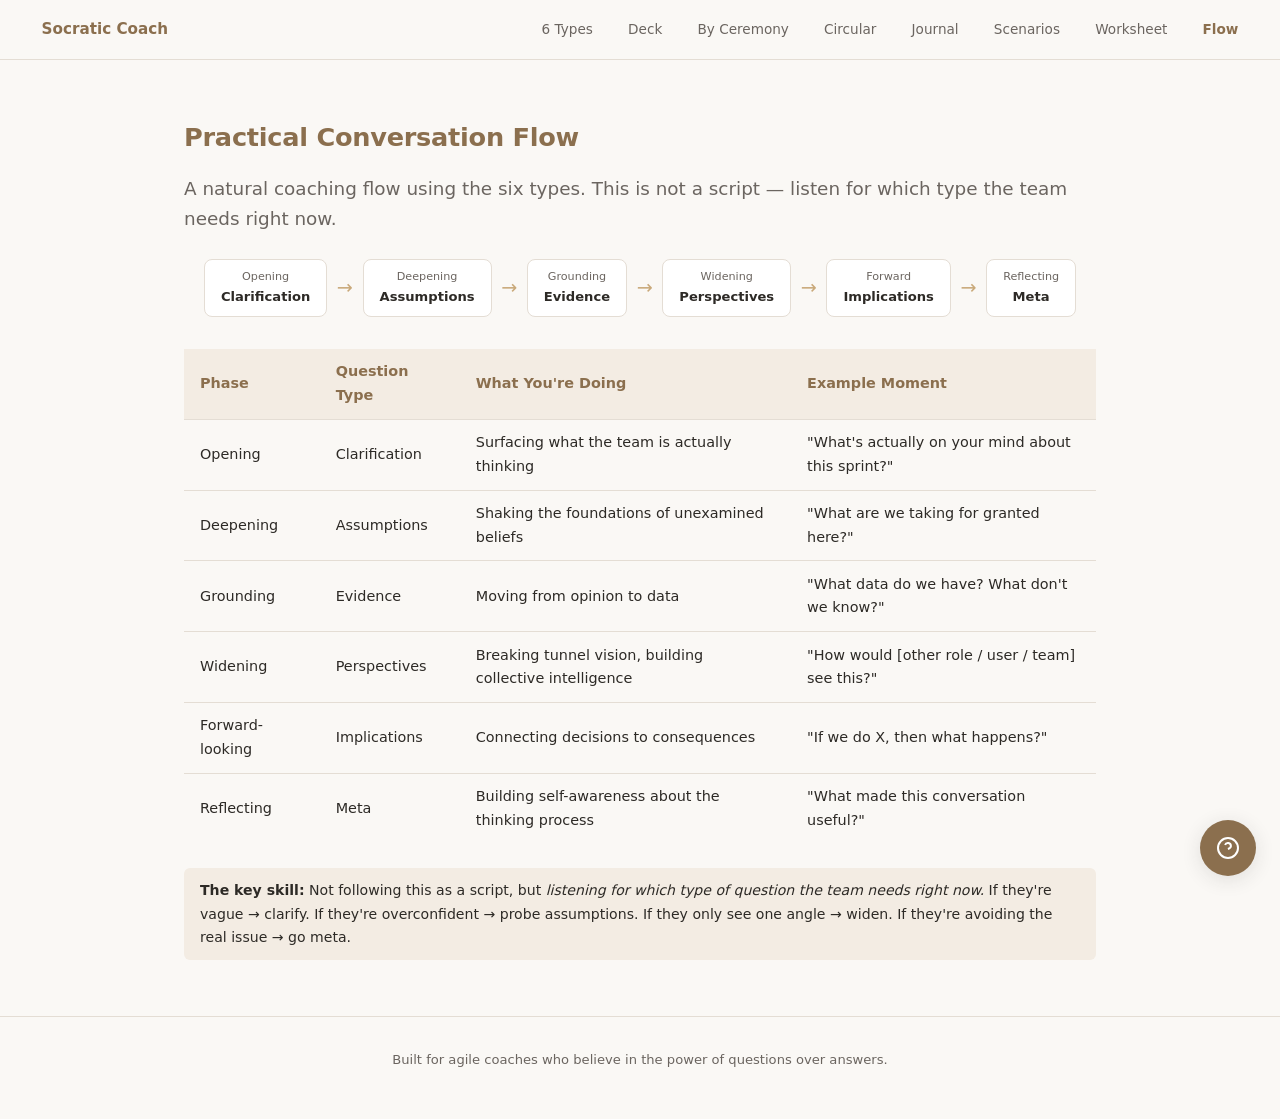
<file: flow.html>
<!DOCTYPE html>
<html lang="en">
<head>
<meta charset="UTF-8">
<meta name="viewport" content="width=device-width, initial-scale=1.0">
<title>Flow Guide — Socratic Coach</title>
<link rel="stylesheet" href="styles.css">
<style>
  .flow-table { width: 100%; border-collapse: collapse; margin-top: 1rem; }
  .flow-table th, .flow-table td { padding: 0.7rem 1rem; text-align: left; border-bottom: 1px solid var(--border); font-size: 0.9rem; }
  .flow-table th { font-weight: 600; color: var(--accent); background: var(--accent-bg); }
  .flow-table tr:last-child td { border-bottom: none; }
  .flow-arrow { display: flex; align-items: center; gap: 0.6rem; flex-wrap: wrap; margin-top: 1.5rem; justify-content: center; }
  .flow-step { background: var(--surface); border: 1px solid var(--border); border-radius: 8px; padding: 0.5rem 1rem; font-size: 0.82rem; font-weight: 600; text-align: center; }
  .flow-step .step-label { font-size: 0.7rem; color: var(--text-muted); font-weight: 400; display: block; }
  .flow-divider { color: var(--accent-light); font-size: 1.2rem; }
  @media (max-width: 600px) { .flow-arrow { flex-direction: column; } .flow-divider { transform: rotate(90deg); } }
</style>
</head>
<body>

<nav>
  <a href="index.html" class="brand">Socratic Coach</a>
  <a href="index.html">6 Types</a>
  <a href="deck.html">Deck</a>
  <a href="ceremonies.html">By Ceremony</a>
  <a href="circular.html">Circular</a>
  <a href="journal.html">Journal</a>
  <a href="scenarios.html">Scenarios</a>
  <a href="worksheet.html">Worksheet</a>
  <a href="flow.html" class="active">Flow</a>
</nav>

<section>
  <div class="container">
    <h2>Practical Conversation Flow</h2>
    <p class="lead">A natural coaching flow using the six types. This is not a script &mdash; listen for which type the team needs right now.</p>

    <div class="flow-arrow">
      <div class="flow-step"><span class="step-label">Opening</span>Clarification</div>
      <span class="flow-divider">&rarr;</span>
      <div class="flow-step"><span class="step-label">Deepening</span>Assumptions</div>
      <span class="flow-divider">&rarr;</span>
      <div class="flow-step"><span class="step-label">Grounding</span>Evidence</div>
      <span class="flow-divider">&rarr;</span>
      <div class="flow-step"><span class="step-label">Widening</span>Perspectives</div>
      <span class="flow-divider">&rarr;</span>
      <div class="flow-step"><span class="step-label">Forward</span>Implications</div>
      <span class="flow-divider">&rarr;</span>
      <div class="flow-step"><span class="step-label">Reflecting</span>Meta</div>
    </div>

    <table class="flow-table" style="margin-top:2rem">
      <thead><tr><th>Phase</th><th>Question Type</th><th>What You're Doing</th><th>Example Moment</th></tr></thead>
      <tbody>
        <tr><td>Opening</td><td>Clarification</td><td>Surfacing what the team is actually thinking</td><td>"What's actually on your mind about this sprint?"</td></tr>
        <tr><td>Deepening</td><td>Assumptions</td><td>Shaking the foundations of unexamined beliefs</td><td>"What are we taking for granted here?"</td></tr>
        <tr><td>Grounding</td><td>Evidence</td><td>Moving from opinion to data</td><td>"What data do we have? What don't we know?"</td></tr>
        <tr><td>Widening</td><td>Perspectives</td><td>Breaking tunnel vision, building collective intelligence</td><td>"How would [other role / user / team] see this?"</td></tr>
        <tr><td>Forward-looking</td><td>Implications</td><td>Connecting decisions to consequences</td><td>"If we do X, then what happens?"</td></tr>
        <tr><td>Reflecting</td><td>Meta</td><td>Building self-awareness about the thinking process</td><td>"What made this conversation useful?"</td></tr>
      </tbody>
    </table>

    <div class="tip" style="margin-top:1.5rem;background:var(--accent-bg);border-radius:6px;padding:0.7rem 1rem;font-size:0.88rem;">
      <strong>The key skill:</strong> Not following this as a script, but <em>listening for which type of question the team needs right now.</em> If they're vague &rarr; clarify. If they're overconfident &rarr; probe assumptions. If they only see one angle &rarr; widen. If they're avoiding the real issue &rarr; go meta.
    </div>
  </div>
</section>

<button class="fab" id="fabBtn" aria-label="What's happening right now?">
  <svg viewBox="0 0 24 24" fill="none" stroke="currentColor" stroke-width="2"><circle cx="12" cy="12" r="10"/><path d="M9.09 9a3 3 0 015.83 1c0 2-3 3-3 3"/><line x1="12" y1="17" x2="12.01" y2="17"/></svg>
</button>
<div class="situation-overlay" id="sitOverlay">
  <div class="situation-panel">
    <button class="situation-close" id="sitClose">&times;</button>
    <h3>What's happening right now?</h3>
    <p class="subtitle">Tap a situation to get tailored question suggestions.</p>
    <div class="situation-tags" id="sitTags"></div>
    <div class="situation-results" id="sitResults"></div>
  </div>
</div>

<footer><div class="container"><p>Built for agile coaches who believe in the power of questions over answers.</p></div></footer>

<script src="data.js"></script>
<script>initSituationSuggester();</script>
</body>
</html>
</file>
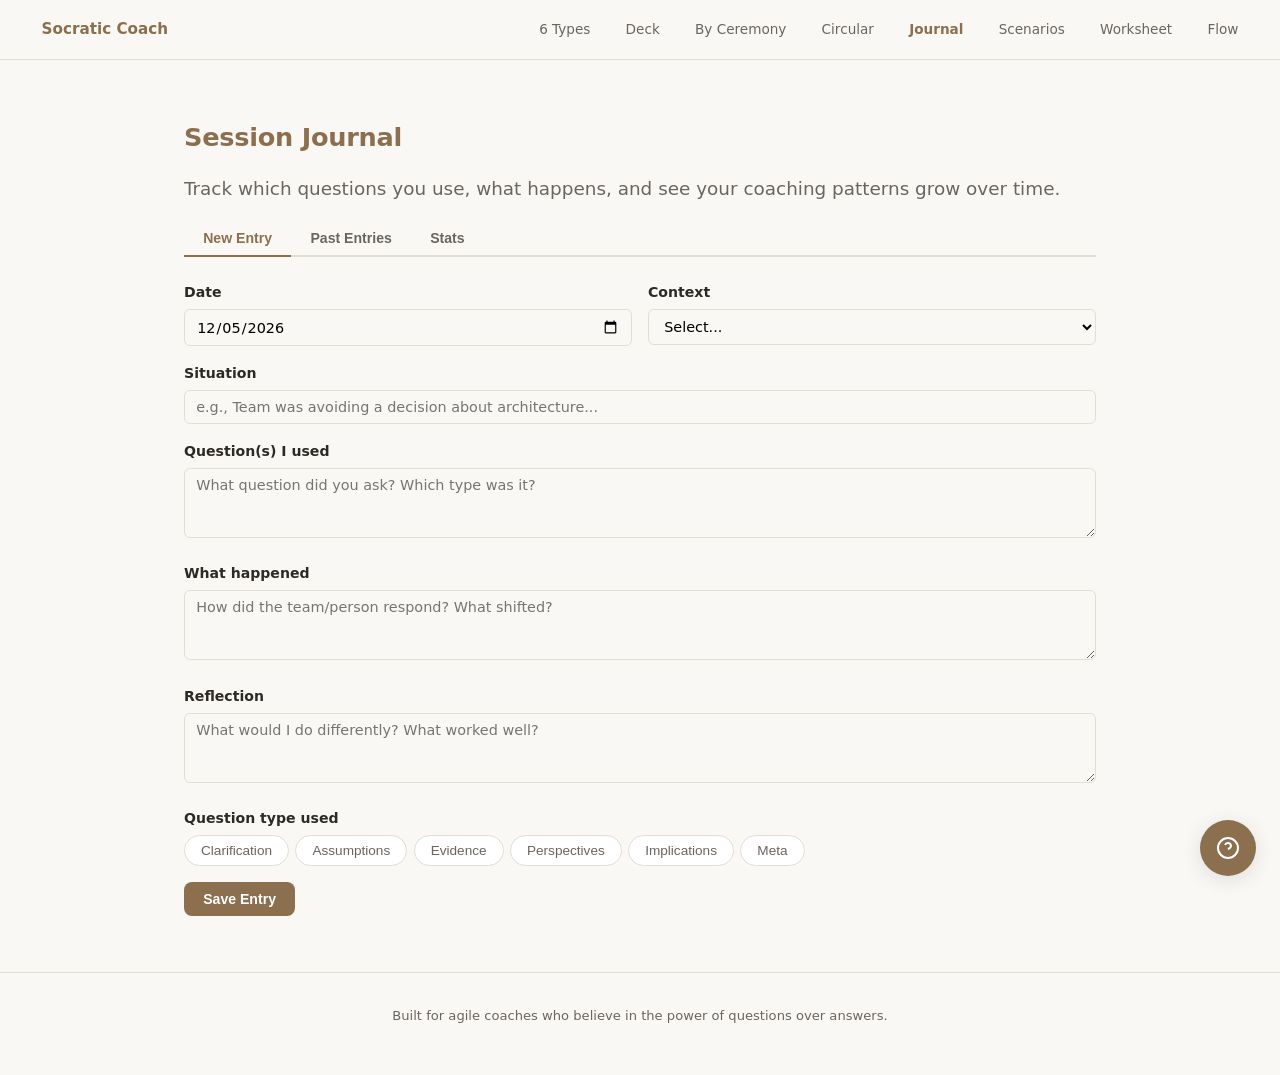
<file: journal.html>
<!DOCTYPE html>
<html lang="en">
<head>
<meta charset="UTF-8">
<meta name="viewport" content="width=device-width, initial-scale=1.0">
<title>Session Journal — Socratic Coach</title>
<link rel="stylesheet" href="styles.css">
<style>
  .journal-tabs { display: flex; gap: 0; margin-bottom: 1.5rem; border-bottom: 2px solid var(--border); }
  .journal-tab { padding: 0.6rem 1.2rem; font-size: 0.88rem; font-weight: 600; cursor: pointer; border: none; background: none; color: var(--text-muted); border-bottom: 2px solid transparent; margin-bottom: -2px; transition: var(--transition); }
  .journal-tab:hover { color: var(--accent); }
  .journal-tab.active { color: var(--accent); border-bottom-color: var(--accent); }
  .journal-view { display: none; }
  .journal-view.active { display: block; }
  .je-form { display: grid; gap: 1rem; }
  .je-form label { font-weight: 600; font-size: 0.88rem; display: block; margin-bottom: 0.3rem; }
  .je-form input, .je-form select, .je-form textarea { width: 100%; padding: 0.5rem 0.7rem; border: 1px solid var(--border); border-radius: 6px; font-size: 0.9rem; font-family: inherit; background: var(--bg); }
  .je-form input:focus, .je-form select:focus, .je-form textarea:focus { outline: none; border-color: var(--accent); }
  .je-form textarea { min-height: 70px; resize: vertical; }
  .je-row { display: grid; grid-template-columns: 1fr 1fr; gap: 1rem; }
  @media (max-width: 600px) { .je-row { grid-template-columns: 1fr; } }
  .je-list { display: grid; gap: 1rem; }
  .je-entry { background: var(--surface); border: 1px solid var(--border); border-radius: 8px; padding: 1rem 1.2rem; }
  .je-entry-header { display: flex; justify-content: space-between; align-items: center; margin-bottom: 0.5rem; }
  .je-entry-date { font-size: 0.8rem; color: var(--text-muted); }
  .je-entry-ctx { font-size: 0.78rem; background: var(--accent-bg); color: var(--accent); padding: 0.15rem 0.5rem; border-radius: 4px; font-weight: 600; }
  .je-entry-q { font-style: italic; font-size: 0.92rem; margin-bottom: 0.4rem; }
  .je-entry-what { font-size: 0.88rem; color: var(--text-muted); }
  .je-entry-actions { margin-top: 0.5rem; }
  .je-entry-actions button { background: none; border: none; font-size: 0.78rem; color: var(--text-muted); cursor: pointer; text-decoration: underline; }
  .je-empty { text-align: center; color: var(--text-muted); padding: 2rem; font-size: 0.92rem; }
  .stats-grid { display: grid; grid-template-columns: repeat(auto-fill, minmax(140px, 1fr)); gap: 1rem; margin-bottom: 1.5rem; }
  .stat-card { background: var(--surface); border: 1px solid var(--border); border-radius: 8px; padding: 1rem; text-align: center; }
  .stat-card .stat-num { font-size: 1.8rem; font-weight: 700; color: var(--accent); }
  .stat-card .stat-label { font-size: 0.78rem; color: var(--text-muted); }
  .type-bars { display: grid; gap: 0.5rem; max-width: 400px; }
  .type-bar-row { display: flex; align-items: center; gap: 0.6rem; font-size: 0.82rem; }
  .type-bar-label { width: 100px; text-align: right; flex-shrink: 0; color: var(--text-muted); }
  .type-bar-track { flex: 1; height: 18px; background: var(--bg); border-radius: 4px; overflow: hidden; }
  .type-bar-fill { height: 100%; border-radius: 4px; transition: width 0.5s ease; }
  .type-bar-count { width: 24px; font-weight: 600; }
</style>
</head>
<body>

<nav>
  <a href="index.html" class="brand">Socratic Coach</a>
  <a href="index.html">6 Types</a>
  <a href="deck.html">Deck</a>
  <a href="ceremonies.html">By Ceremony</a>
  <a href="circular.html">Circular</a>
  <a href="journal.html" class="active">Journal</a>
  <a href="scenarios.html">Scenarios</a>
  <a href="worksheet.html">Worksheet</a>
  <a href="flow.html">Flow</a>
</nav>

<section>
  <div class="container">
    <h2>Session Journal</h2>
    <p class="lead">Track which questions you use, what happens, and see your coaching patterns grow over time.</p>

    <div class="journal-tabs">
      <button class="journal-tab active" data-jtab="new">New Entry</button>
      <button class="journal-tab" data-jtab="entries">Past Entries</button>
      <button class="journal-tab" data-jtab="stats">Stats</button>
    </div>

    <div class="journal-view active" id="jvNew">
      <div class="je-form">
        <div class="je-row">
          <div><label for="jeDate">Date</label><input type="date" id="jeDate"></div>
          <div><label for="jeContext">Context</label>
            <select id="jeContext"><option value="">Select...</option><option>Sprint Planning</option><option>Refinement</option><option>Sprint Review</option><option>Retrospective</option><option>Daily Standup</option><option>1-on-1 Coaching</option><option>Ad-hoc conversation</option></select>
          </div>
        </div>
        <div><label for="jeSituation">Situation</label><input type="text" id="jeSituation" placeholder="e.g., Team was avoiding a decision about architecture..."></div>
        <div><label for="jeQuestion">Question(s) I used</label><textarea id="jeQuestion" placeholder="What question did you ask? Which type was it?"></textarea></div>
        <div><label for="jeOutcome">What happened</label><textarea id="jeOutcome" placeholder="How did the team/person respond? What shifted?"></textarea></div>
        <div><label for="jeReflection">Reflection</label><textarea id="jeReflection" placeholder="What would I do differently? What worked well?"></textarea></div>
        <div>
          <label>Question type used</label>
          <div style="display:flex;gap:0.4rem;flex-wrap:wrap;">
            <button class="filter-btn" data-jtype="1">Clarification</button>
            <button class="filter-btn" data-jtype="2">Assumptions</button>
            <button class="filter-btn" data-jtype="3">Evidence</button>
            <button class="filter-btn" data-jtype="4">Perspectives</button>
            <button class="filter-btn" data-jtype="5">Implications</button>
            <button class="filter-btn" data-jtype="6">Meta</button>
          </div>
        </div>
        <div><button class="btn btn-primary" id="jeSave">Save Entry</button></div>
      </div>
    </div>

    <div class="journal-view" id="jvEntries"><div class="je-list" id="jeList"></div></div>
    <div class="journal-view" id="jvStats"><div class="stats-grid" id="statsGrid"></div><h3>Question Types Used</h3><div class="type-bars" id="typeBars"></div></div>
  </div>
</section>

<button class="fab" id="fabBtn" aria-label="What's happening right now?">
  <svg viewBox="0 0 24 24" fill="none" stroke="currentColor" stroke-width="2"><circle cx="12" cy="12" r="10"/><path d="M9.09 9a3 3 0 015.83 1c0 2-3 3-3 3"/><line x1="12" y1="17" x2="12.01" y2="17"/></svg>
</button>
<div class="situation-overlay" id="sitOverlay">
  <div class="situation-panel">
    <button class="situation-close" id="sitClose">&times;</button>
    <h3>What's happening right now?</h3>
    <p class="subtitle">Tap a situation to get tailored question suggestions.</p>
    <div class="situation-tags" id="sitTags"></div>
    <div class="situation-results" id="sitResults"></div>
  </div>
</div>

<footer><div class="container"><p>Built for agile coaches who believe in the power of questions over answers.</p></div></footer>

<script src="data.js"></script>
<script>
(function() {
  const JOURNAL_KEY = 'socratic-journal';
  function getJ() { try { return JSON.parse(localStorage.getItem(JOURNAL_KEY)) || []; } catch { return []; } }
  function saveJ(j) { localStorage.setItem(JOURNAL_KEY, JSON.stringify(j)); }

  document.querySelectorAll('.journal-tab').forEach(tab => {
    tab.addEventListener('click', () => {
      document.querySelectorAll('.journal-tab').forEach(t => t.classList.remove('active'));
      document.querySelectorAll('.journal-view').forEach(v => v.classList.remove('active'));
      tab.classList.add('active');
      document.getElementById({new:'jvNew',entries:'jvEntries',stats:'jvStats'}[tab.dataset.jtab]).classList.add('active');
      if (tab.dataset.jtab === 'entries') renderEntries();
      if (tab.dataset.jtab === 'stats') renderStats();
    });
  });

  document.getElementById('jeDate').valueAsDate = new Date();
  let selTypes = [];
  document.querySelectorAll('[data-jtype]').forEach(btn => {
    btn.addEventListener('click', () => { btn.classList.toggle('active'); const t = btn.dataset.jtype; selTypes = selTypes.includes(t) ? selTypes.filter(x => x !== t) : [...selTypes, t]; });
  });

  document.getElementById('jeSave').addEventListener('click', () => {
    const e = { id: Date.now(), date: document.getElementById('jeDate').value, context: document.getElementById('jeContext').value, situation: document.getElementById('jeSituation').value, question: document.getElementById('jeQuestion').value, outcome: document.getElementById('jeOutcome').value, reflection: document.getElementById('jeReflection').value, types: [...selTypes] };
    if (!e.question && !e.situation) { alert('Add at least a situation or question.'); return; }
    const j = getJ(); j.unshift(e); saveJ(j);
    ['jeSituation','jeQuestion','jeOutcome','jeReflection'].forEach(id => document.getElementById(id).value = '');
    selTypes = []; document.querySelectorAll('[data-jtype]').forEach(b => b.classList.remove('active'));
    document.getElementById('jeDate').valueAsDate = new Date();
    alert('Entry saved!');
  });

  function renderEntries() {
    const j = getJ(), list = document.getElementById('jeList');
    if (!j.length) { list.innerHTML = '<div class="je-empty">No entries yet. Start logging your coaching sessions!</div>'; return; }
    list.innerHTML = j.map(e => {
      const types = (e.types||[]).map(t => typeNames[t]||t).join(', ');
      return '<div class="je-entry"><div class="je-entry-header"><span class="je-entry-date">'+e.date+'</span>'+(e.context?'<span class="je-entry-ctx">'+e.context+'</span>':'')+'</div>'
        +(e.situation?'<div style="font-size:0.85rem;color:var(--text-muted);margin-bottom:0.3rem"><strong>Situation:</strong> '+e.situation+'</div>':'')
        +(e.question?'<div class="je-entry-q">'+e.question+'</div>':'')
        +(types?'<div style="font-size:0.78rem;color:var(--accent);margin-bottom:0.3rem">Types: '+types+'</div>':'')
        +(e.outcome?'<div class="je-entry-what"><strong>Result:</strong> '+e.outcome+'</div>':'')
        +(e.reflection?'<div style="font-size:0.85rem;color:var(--text-muted);margin-top:0.3rem"><strong>Reflection:</strong> '+e.reflection+'</div>':'')
        +'<div class="je-entry-actions"><button onclick="delEntry('+e.id+')">Delete</button></div></div>';
    }).join('');
  }
  window.delEntry = function(id) { if (!confirm('Delete this entry?')) return; saveJ(getJ().filter(e => e.id !== id)); renderEntries(); };

  function renderStats() {
    const j = getJ(), grid = document.getElementById('statsGrid'), bars = document.getElementById('typeBars');
    const ctxs = {}; j.forEach(e => { if (e.context) ctxs[e.context] = (ctxs[e.context]||0)+1; });
    const top = Object.entries(ctxs).sort((a,b) => b[1]-a[1])[0];
    const tc = {1:0,2:0,3:0,4:0,5:0,6:0}; j.forEach(e => (e.types||[]).forEach(t => tc[t]=(tc[t]||0)+1));
    const mx = Math.max(...Object.values(tc), 1);
    grid.innerHTML = '<div class="stat-card"><div class="stat-num">'+j.length+'</div><div class="stat-label">Total entries</div></div><div class="stat-card"><div class="stat-num">'+Object.keys(ctxs).length+'</div><div class="stat-label">Contexts used</div></div>'+(top?'<div class="stat-card"><div class="stat-num" style="font-size:1.1rem">'+top[0]+'</div><div class="stat-label">Most common ('+top[1]+')</div></div>':'');
    const cols = {1:'var(--cat1)',2:'var(--cat2)',3:'var(--cat3)',4:'var(--cat4)',5:'var(--cat5)',6:'var(--cat6)'};
    bars.innerHTML = Object.entries(tc).map(([t,c]) => '<div class="type-bar-row"><span class="type-bar-label">'+typeNames[t]+'</span><div class="type-bar-track"><div class="type-bar-fill" style="width:'+(c/mx*100)+'%;background:'+cols[t]+'"></div></div><span class="type-bar-count">'+c+'</span></div>').join('');
  }

  initSituationSuggester();
})();
</script>
</body>
</html>
</file>
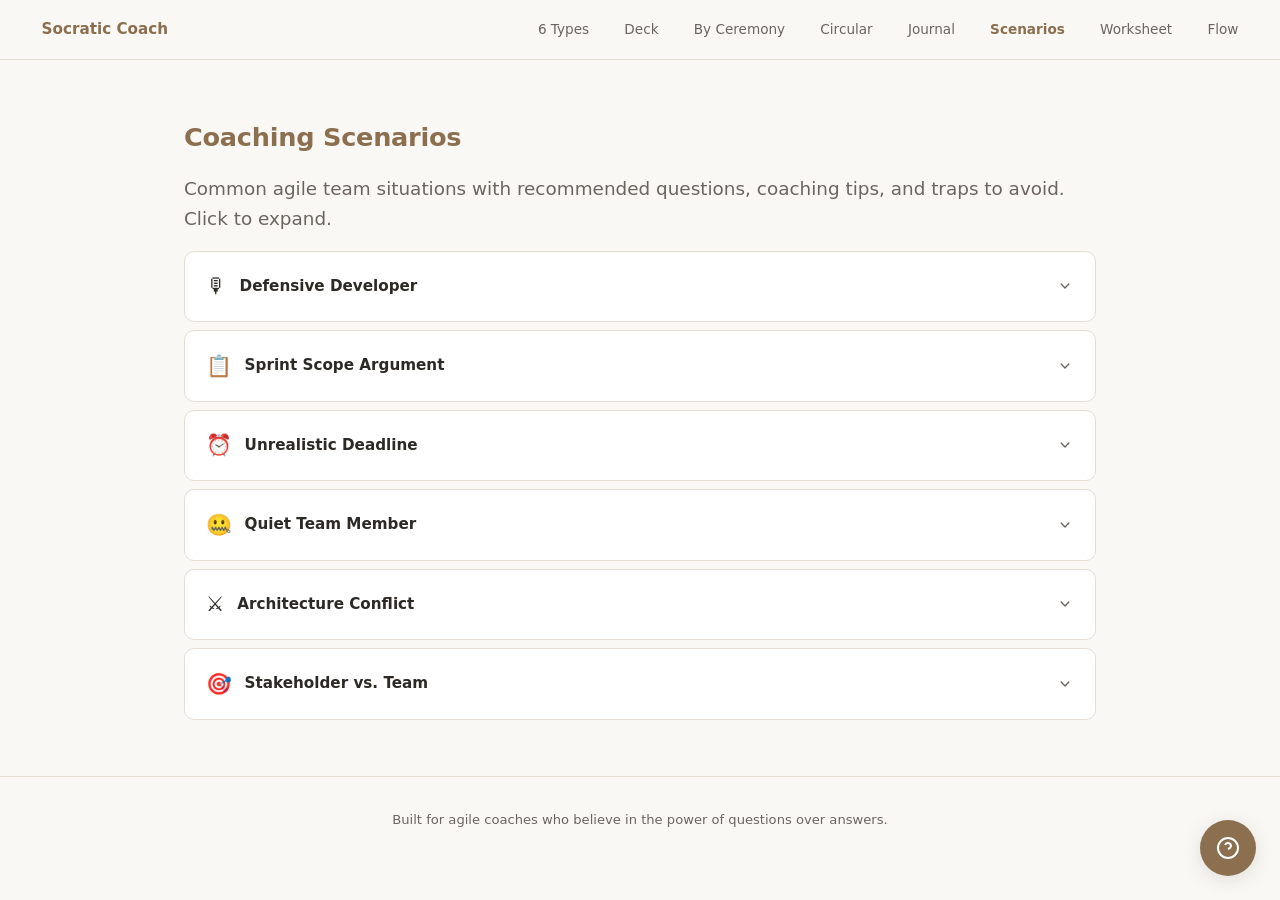
<file: scenarios.html>
<!DOCTYPE html>
<html lang="en">
<head>
<meta charset="UTF-8">
<meta name="viewport" content="width=device-width, initial-scale=1.0">
<title>Coaching Scenarios — Socratic Coach</title>
<link rel="stylesheet" href="styles.css">
<style>
  .scenario-grid { display: flex; flex-direction: column; gap: 0.5rem; }
  .scenario-card { background: var(--surface); border: 1px solid var(--border); border-radius: var(--radius); overflow: hidden; transition: var(--transition); cursor: pointer; }
  .scenario-card:hover { box-shadow: var(--shadow); }
  .scenario-card.open { box-shadow: var(--shadow-lg); border-left: 3px solid var(--accent); }
  .scenario-header { padding: 1.1rem 1.3rem; display: flex; align-items: center; gap: 0.8rem; user-select: none; }
  .scenario-icon { font-size: 1.3rem; flex-shrink: 0; }
  .scenario-header h4 { margin: 0; font-size: 0.95rem; flex: 1; }
  .scenario-header .card-chevron { width: 18px; height: 18px; }
  .scenario-body { max-height: 0; overflow: hidden; transition: max-height 0.4s ease, padding 0.3s ease; padding: 0 1.3rem; }
  .scenario-card.open .scenario-body { max-height: 2000px; padding: 0 1.3rem 1.3rem; padding-left: 3.4rem; }
  .scenario-body .sc-desc { font-size: 0.88rem; color: var(--text-muted); margin-bottom: 0.8rem; }
  .scenario-body h5 { font-size: 0.85rem; font-weight: 600; color: var(--accent); margin-bottom: 0.4rem; margin-top: 0.8rem; }
  .scenario-body .sc-questions { padding-left: 1rem; margin-bottom: 0.5rem; }
  .scenario-body .sc-questions li { font-size: 0.88rem; margin-bottom: 0.35rem; font-style: italic; }
  .scenario-body .sc-tip { background: var(--accent-bg); border-radius: 6px; padding: 0.6rem 0.9rem; font-size: 0.84rem; margin-top: 0.6rem; }
  .scenario-body .sc-tip strong { color: var(--accent); }
  .scenario-body .sc-avoid { background: #fdf2f2; border-radius: 6px; padding: 0.6rem 0.9rem; font-size: 0.84rem; margin-top: 0.4rem; color: #7c5e5e; }
</style>
</head>
<body>

<nav>
  <a href="index.html" class="brand">Socratic Coach</a>
  <a href="index.html">6 Types</a>
  <a href="deck.html">Deck</a>
  <a href="ceremonies.html">By Ceremony</a>
  <a href="circular.html">Circular</a>
  <a href="journal.html">Journal</a>
  <a href="scenarios.html" class="active">Scenarios</a>
  <a href="worksheet.html">Worksheet</a>
  <a href="flow.html">Flow</a>
</nav>

<section>
  <div class="container">
    <h2>Coaching Scenarios</h2>
    <p class="lead">Common agile team situations with recommended questions, coaching tips, and traps to avoid. Click to expand.</p>
    <div class="scenario-grid" id="scenarioGrid"></div>
  </div>
</section>

<button class="fab" id="fabBtn" aria-label="What's happening right now?">
  <svg viewBox="0 0 24 24" fill="none" stroke="currentColor" stroke-width="2"><circle cx="12" cy="12" r="10"/><path d="M9.09 9a3 3 0 015.83 1c0 2-3 3-3 3"/><line x1="12" y1="17" x2="12.01" y2="17"/></svg>
</button>
<div class="situation-overlay" id="sitOverlay">
  <div class="situation-panel">
    <button class="situation-close" id="sitClose">&times;</button>
    <h3>What's happening right now?</h3>
    <p class="subtitle">Tap a situation to get tailored question suggestions.</p>
    <div class="situation-tags" id="sitTags"></div>
    <div class="situation-results" id="sitResults"></div>
  </div>
</div>

<footer><div class="container"><p>Built for agile coaches who believe in the power of questions over answers.</p></div></footer>

<script src="data.js"></script>
<script>
(function() {
  const scenarios = [
    { icon:'\u{1F399}', title:'Defensive Developer', desc:'A developer pushes back on code review feedback, taking it personally.', whyHard:'Defensiveness is a self-protection response. Pushing back directly will escalate it. The coach\'s job is to create safety first, then open curiosity.',
      approach:[{phase:'Start with Clarification',qs:['Help me understand your perspective \u2014 what matters most to you here?','Can you walk me through your thinking on this approach?'],why:'Validates their position before any probing. Reduces threat.'},{phase:'Probe Assumptions gently',qs:['What would need to be true for this feedback to be useful?','What if the reviewer saw something you haven\'t considered yet?'],why:'Reframes from attack to hypothesis. Opens without pushing.'},{phase:'Widen with Perspectives',qs:['If you were reviewing someone else\'s code, what would you focus on?','How would you approach this if giving advice to a junior developer?'],why:'Creates psychological distance from the emotional reaction.'},{phase:'Go Meta if stuck',qs:['What\'s the real concern underneath this for you?','I notice this feels charged \u2014 what\'s at stake?'],why:'Names the dynamic without judging it.'}],
      tips:['Don\'t rush past the defensiveness \u2014 acknowledge it first.','Avoid "but" after validation ("I hear you, but..."). Use "and" instead.','Silence after a good question is often where the shift happens.'], avoid:['Don\'t side with the reviewer or the developer.','Don\'t say "don\'t take it personally" \u2014 they already are.','Don\'t ask "why" questions early \u2014 they feel accusatory when someone is defensive.'] },
    { icon:'\u{1F4CB}', title:'Sprint Scope Argument', desc:'The team argues about taking on too much work. PO wants more, devs feel overloaded.', whyHard:'This is often a proxy conflict about trust, predictability, or unspoken pressure from leadership. The surface argument (how many stories) hides the real issue.',
      approach:[{phase:'Clarify what\'s actually being debated',qs:['Are we debating the amount of work, or how confident we feel about delivering it?','What does "too much" mean specifically \u2014 can we put numbers on it?'],why:'Often the team hasn\'t clearly defined the disagreement.'},{phase:'Probe Assumptions on both sides',qs:['What are we assuming about our capacity based on?','PO: what would happen if we took on fewer stories but delivered them all?'],why:'Challenges optimism bias and fear-based resistance equally.'},{phase:'Surface Evidence',qs:['What happened last sprint when we committed to a similar amount?','What data do we have about our actual velocity?'],why:'Moves from feelings to facts.'},{phase:'Explore Implications',qs:['If we take all of this on and miss, what\'s the cost? If we take less and deliver, what do we gain?','What\'s the consequence of this pattern repeating every sprint?'],why:'Makes trade-offs explicit and visible.'}],
      tips:['Let both sides feel heard before introducing data.','Frame it as "the team vs. the problem" not "PO vs. developers."','Velocity data is your friend here \u2014 but only after emotions are acknowledged.'], avoid:['Don\'t take sides or arbitrate the outcome.','Don\'t let seniority or volume decide the argument.','Don\'t skip the emotional layer and jump straight to metrics.'] },
    { icon:'\u{23F0}', title:'Unrealistic Deadline', desc:'The Product Owner pushes a deadline the team thinks is impossible.', whyHard:'The PO is usually under external pressure they haven\'t fully shared. The team feels unheard. Both are right about different things.',
      approach:[{phase:'Clarify the constraint',qs:['What\'s driving this timeline? Help us understand the business context.','What specifically needs to ship by that date vs. what\'s nice to have?'],why:'Often "the deadline" is actually "something needs to happen by then" \u2014 scope is negotiable.'},{phase:'Probe Evidence',qs:['What data do we have about how long similar work has taken us?','How confident are we in these estimates, and what would make us more confident?'],why:'Grounds the conversation in reality.'},{phase:'Explore Implications together',qs:['If we hit the date but quality suffers, what happens? If we slip but deliver well, what happens?','What\'s the real risk we\'re trying to manage here?'],why:'Shifts from deadline-as-sacred to risk-management conversation.'},{phase:'Find Perspectives',qs:['What would a stakeholder say is the minimum viable delivery for that date?','If we asked users what they\'d rather have \u2014 fast or complete \u2014 what would they say?'],why:'Opens creative solutions like phased delivery.'}],
      tips:['Help the PO feel safe sharing the external pressure \u2014 they\'re often stuck in the middle.','Frame it as scope negotiation, not deadline negotiation.','A question like "What can we cut?" is more productive than "We can\'t do this."'], avoid:['Don\'t let the team just say "no" without engaging with the business need.','Don\'t let the PO steamroll without acknowledging the team\'s expertise.','Don\'t solve it for them \u2014 facilitate the negotiation.'] },
    { icon:'\u{1F910}', title:'Quiet Team Member', desc:'Someone has disengaged and barely speaks in retrospectives or meetings.', whyHard:'Silence can mean many things: feeling unsafe, feeling unheard, introversion, or checking out. You can\'t know which without creating space to find out.',
      approach:[{phase:'Create safety with Clarification',qs:['What\'s on your mind?','I\'d love to hear your take \u2014 what stands out to you?'],why:'Low-stakes, open invitations. No pressure to have a "big" opinion.'},{phase:'Use Circular Questions (Perspectives)',qs:['[To others] What do you think [quiet person] would say is the biggest challenge right now?','[To the person] What do you think the team might be missing in this conversation?'],why:'Circular questions signal that their view matters without putting them on the spot.'},{phase:'Try structured formats',qs:['Let\'s do a round \u2014 one word each: how are you feeling about this sprint?','Everyone write down one concern silently, then we\'ll share.'],why:'Written/structured formats bypass the anxiety of speaking up in a free-for-all.'},{phase:'1-on-1 follow-up',qs:['I noticed you\'ve been quieter lately \u2014 is there anything I can do differently?','What would make it easier for you to share your ideas in the team?'],why:'Sometimes the real conversation needs to happen privately first.'}],
      tips:['Don\'t call them out publicly ("You\'ve been quiet \u2014 what do you think?"). It backfires.','Create multiple channels for input: writing, async, 1-on-1, small groups.','Watch for the team dynamic that\'s causing the silence \u2014 is someone else dominating?'], avoid:['Don\'t assume they have nothing to say.','Don\'t force participation \u2014 create conditions for it.','Don\'t diagnose the problem before asking them about it.'] },
    { icon:'\u{2694}', title:'Architecture Conflict', desc:'Two developers disagree strongly about a technical approach and have stopped listening.', whyHard:'Technical debates often become identity debates ("I\'m a microservices person"). Once positions harden, new information stops getting processed.',
      approach:[{phase:'Find common ground with Clarification',qs:['What problem are we both trying to solve here?','What do you both agree on about what the system needs?'],why:'Refocuses on shared goals rather than competing solutions.'},{phase:'Probe Assumptions on both sides',qs:['What would need to be true about our scale for microservices to be the right call?','What are we assuming about future requirements?'],why:'Turns positions into hypotheses that can be tested.'},{phase:'Demand Evidence',qs:['Can we build a small proof of concept for each approach and compare?','What does the data from our current system tell us about which constraints matter most?'],why:'Moves from opinion to experiment.'},{phase:'Widen Perspectives',qs:['What would a new developer joining the team prefer to work with?','What would the ops team say about maintaining each option?'],why:'Brings in voices beyond the two debaters.'}],
      tips:['Draw out the underlying values (simplicity vs. scalability) and name them explicitly.','Ask: "What would change your mind?" \u2014 if nothing would, that\'s the real problem.','A time-boxed experiment often resolves what debate cannot.'], avoid:['Don\'t let this become a proxy for a power struggle.','Don\'t pick the "right" technical answer yourself.','Don\'t let the debate drag across multiple sprints without resolution.'] },
    { icon:'\u{1F3AF}', title:'Stakeholder vs. Team', desc:'A stakeholder demands a feature the team believes is wrong for users.', whyHard:'The stakeholder has organizational power but may lack user contact. The team has user empathy but may lack business context. Both feel unheard.',
      approach:[{phase:'Probe Evidence from both sides',qs:['What data do we have about what users actually need?','Stakeholder: what business outcome are you trying to achieve with this feature?'],why:'Often the stakeholder\'s real need can be met a different way.'},{phase:'Separate goal from solution',qs:['What if we could achieve that business outcome with a different approach?','What exactly needs to be true for the board presentation to succeed?'],why:'The feature is a proposed solution. The goal behind it may have better solutions.'},{phase:'Widen Perspectives',qs:['How would users prioritize this against the improvements the team has proposed?','What would happen if we shipped this and users didn\'t use it?'],why:'Introduces the user as a third voice in the room.'},{phase:'Explore Implications',qs:['If we build this and it\'s wrong, what\'s the cost to reverse? If we validate first, what do we lose?','What\'s the cost of being wrong vs. the cost of being two weeks slower?'],why:'Frames it as a risk decision rather than a loyalty test.'}],
      tips:['Help the stakeholder feel heard before challenging their solution.','Frame it as "how might we achieve your goal AND serve users."','Propose a small experiment rather than a binary build/don\'t-build decision.'], avoid:['Don\'t let the team dismiss the stakeholder\'s business concerns.','Don\'t let the stakeholder override without engaging with the evidence.','Don\'t position yourself as the arbiter \u2014 facilitate the conversation.'] },
  ];

  const grid = document.getElementById('scenarioGrid');
  const chevron = '<svg class="card-chevron" viewBox="0 0 20 20" fill="currentColor"><path fill-rule="evenodd" d="M5.23 7.21a.75.75 0 011.06.02L10 11.168l3.71-3.938a.75.75 0 111.08 1.04l-4.25 4.5a.75.75 0 01-1.08 0l-4.25-4.5a.75.75 0 01.02-1.06z"/></svg>';
  scenarios.forEach(sc => {
    const card = document.createElement('div');
    card.className = 'scenario-card';
    card.innerHTML = '<div class="scenario-header"><span class="scenario-icon">'+sc.icon+'</span><h4>'+sc.title+'</h4>'+chevron+'</div>'
      +'<div class="scenario-body"><p class="sc-desc">'+sc.desc+'</p><h5>Why this is hard</h5><p style="font-size:0.88rem">'+sc.whyHard+'</p>'
      +sc.approach.map(a => '<h5>'+a.phase+'</h5><ul class="sc-questions">'+a.qs.map(q => '<li>"'+q+'"</li>').join('')+'</ul><p style="font-size:0.82rem;color:var(--text-muted);margin-top:-0.2rem">'+a.why+'</p>').join('')
      +'<div class="sc-tip"><strong>Tips:</strong><ul style="margin:0.3rem 0 0 1rem">'+sc.tips.map(t => '<li>'+t+'</li>').join('')+'</ul></div>'
      +'<div class="sc-avoid"><strong>Avoid:</strong><ul style="margin:0.3rem 0 0 1rem">'+sc.avoid.map(a => '<li>'+a+'</li>').join('')+'</ul></div></div>';
    card.querySelector('.scenario-header').addEventListener('click', () => card.classList.toggle('open'));
    card.querySelector('.scenario-header').setAttribute('tabindex', '0');
    card.querySelector('.scenario-header').addEventListener('keydown', e => { if (e.key==='Enter'||e.key===' ') { e.preventDefault(); card.classList.toggle('open'); } });
    grid.appendChild(card);
  });

  initSituationSuggester();
})();
</script>
</body>
</html>
</file>
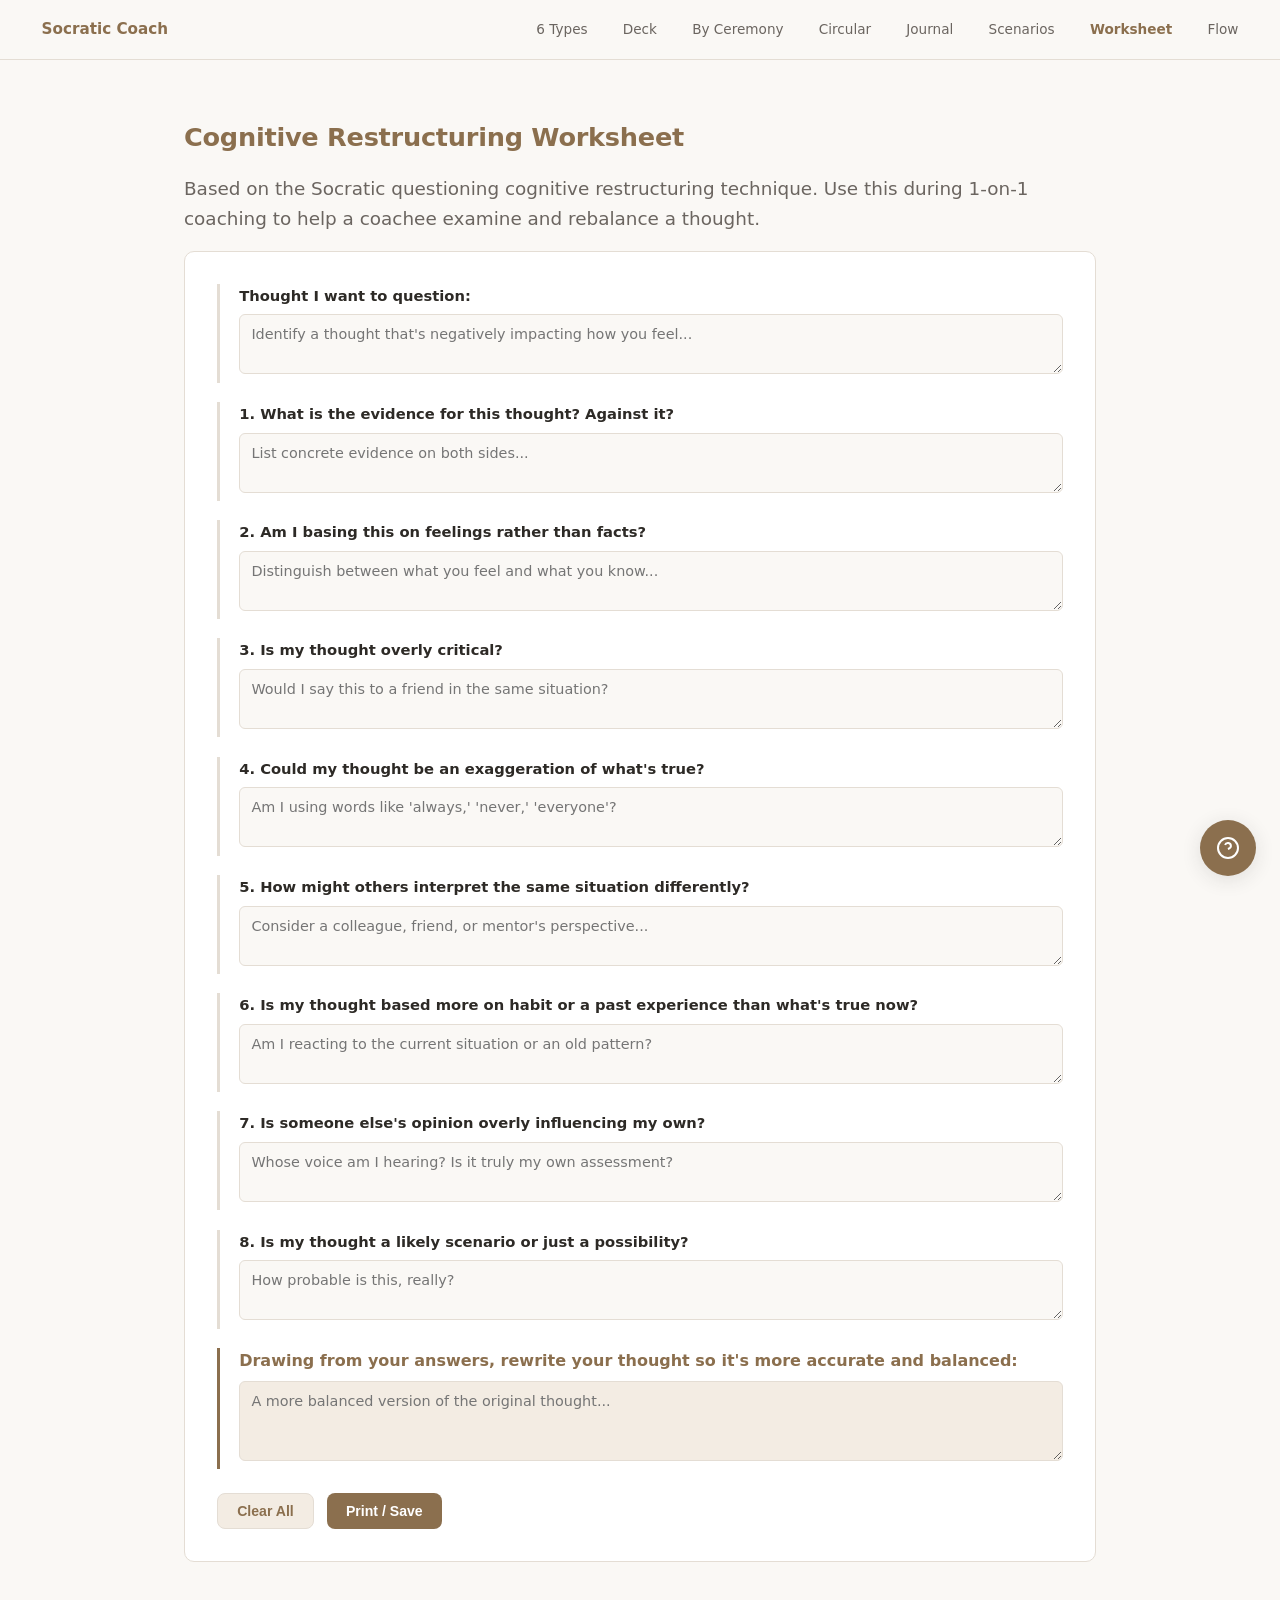
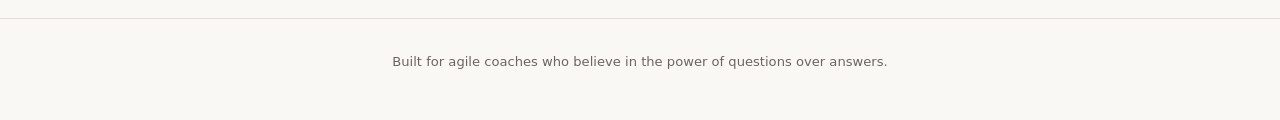
<file: worksheet.html>
<!DOCTYPE html>
<html lang="en">
<head>
<meta charset="UTF-8">
<meta name="viewport" content="width=device-width, initial-scale=1.0">
<title>Worksheet — Socratic Coach</title>
<link rel="stylesheet" href="styles.css">
<style>
  .worksheet { background: var(--surface); border: 1px solid var(--border); border-radius: var(--radius); padding: 2rem; margin-top: 1rem; }
  .ws-step { margin-bottom: 1.2rem; border-left: 3px solid var(--border); padding-left: 1.2rem; transition: border-color var(--transition); }
  .ws-step.active { border-left-color: var(--accent); }
  .ws-step label { display: block; font-weight: 600; font-size: 0.92rem; margin-bottom: 0.4rem; cursor: pointer; color: var(--text); }
  .ws-step label:hover { color: var(--accent); }
  .ws-step textarea { width: 100%; border: 1px solid var(--border); border-radius: 6px; padding: 0.7rem; font-size: 0.9rem; font-family: inherit; resize: vertical; min-height: 60px; background: var(--bg); transition: border-color var(--transition); }
  .ws-step textarea:focus { outline: none; border-color: var(--accent); }
  .ws-step.final { border-left-color: var(--accent); }
  .ws-step.final label { color: var(--accent); font-size: 1rem; }
  .ws-step.final textarea { min-height: 80px; background: var(--accent-bg); }
</style>
</head>
<body>

<nav>
  <a href="index.html" class="brand">Socratic Coach</a>
  <a href="index.html">6 Types</a>
  <a href="deck.html">Deck</a>
  <a href="ceremonies.html">By Ceremony</a>
  <a href="circular.html">Circular</a>
  <a href="journal.html">Journal</a>
  <a href="scenarios.html">Scenarios</a>
  <a href="worksheet.html" class="active">Worksheet</a>
  <a href="flow.html">Flow</a>
</nav>

<section>
  <div class="container">
    <h2>Cognitive Restructuring Worksheet</h2>
    <p class="lead">Based on the Socratic questioning cognitive restructuring technique. Use this during 1-on-1 coaching to help a coachee examine and rebalance a thought.</p>

    <div class="worksheet">
      <div class="ws-step"><label>Thought I want to question:</label><textarea placeholder="Identify a thought that's negatively impacting how you feel..."></textarea></div>
      <div class="ws-step"><label>1. What is the evidence for this thought? Against it?</label><textarea placeholder="List concrete evidence on both sides..."></textarea></div>
      <div class="ws-step"><label>2. Am I basing this on feelings rather than facts?</label><textarea placeholder="Distinguish between what you feel and what you know..."></textarea></div>
      <div class="ws-step"><label>3. Is my thought overly critical?</label><textarea placeholder="Would I say this to a friend in the same situation?"></textarea></div>
      <div class="ws-step"><label>4. Could my thought be an exaggeration of what's true?</label><textarea placeholder="Am I using words like 'always,' 'never,' 'everyone'?"></textarea></div>
      <div class="ws-step"><label>5. How might others interpret the same situation differently?</label><textarea placeholder="Consider a colleague, friend, or mentor's perspective..."></textarea></div>
      <div class="ws-step"><label>6. Is my thought based more on habit or a past experience than what's true now?</label><textarea placeholder="Am I reacting to the current situation or an old pattern?"></textarea></div>
      <div class="ws-step"><label>7. Is someone else's opinion overly influencing my own?</label><textarea placeholder="Whose voice am I hearing? Is it truly my own assessment?"></textarea></div>
      <div class="ws-step"><label>8. Is my thought a likely scenario or just a possibility?</label><textarea placeholder="How probable is this, really?"></textarea></div>
      <div class="ws-step final"><label>Drawing from your answers, rewrite your thought so it's more accurate and balanced:</label><textarea placeholder="A more balanced version of the original thought..."></textarea></div>

      <div style="display:flex;gap:0.8rem;margin-top:1.5rem;flex-wrap:wrap;">
        <button class="btn btn-secondary" id="wsClear">Clear All</button>
        <button class="btn btn-primary" id="wsPrint">Print / Save</button>
      </div>
    </div>
  </div>
</section>

<button class="fab" id="fabBtn" aria-label="What's happening right now?">
  <svg viewBox="0 0 24 24" fill="none" stroke="currentColor" stroke-width="2"><circle cx="12" cy="12" r="10"/><path d="M9.09 9a3 3 0 015.83 1c0 2-3 3-3 3"/><line x1="12" y1="17" x2="12.01" y2="17"/></svg>
</button>
<div class="situation-overlay" id="sitOverlay">
  <div class="situation-panel">
    <button class="situation-close" id="sitClose">&times;</button>
    <h3>What's happening right now?</h3>
    <p class="subtitle">Tap a situation to get tailored question suggestions.</p>
    <div class="situation-tags" id="sitTags"></div>
    <div class="situation-results" id="sitResults"></div>
  </div>
</div>

<footer><div class="container"><p>Built for agile coaches who believe in the power of questions over answers.</p></div></footer>

<script src="data.js"></script>
<script>
(function() {
  document.querySelectorAll('.ws-step').forEach(step => {
    const ta = step.querySelector('textarea');
    if (ta) ta.addEventListener('focus', () => {
      document.querySelectorAll('.ws-step').forEach(s => s.classList.remove('active'));
      step.classList.add('active');
    });
  });
  document.getElementById('wsClear').addEventListener('click', () => { if (confirm('Clear all worksheet entries?')) document.querySelectorAll('.worksheet textarea').forEach(t => t.value = ''); });
  document.getElementById('wsPrint').addEventListener('click', () => window.print());
  initSituationSuggester();
})();
</script>
</body>
</html>
</file>
<file: styles.css>
:root {
  --bg: #faf8f5;
  --surface: #ffffff;
  --text: #2d2a26;
  --text-muted: #6b6560;
  --accent: #8b6f4e;
  --accent-light: #c9a97a;
  --accent-bg: #f3ece3;
  --border: #e4ddd4;
  --shadow: 0 2px 8px rgba(45,42,38,0.08);
  --shadow-lg: 0 4px 20px rgba(45,42,38,0.12);
  --radius: 10px;
  --transition: 0.3s cubic-bezier(0.4, 0, 0.2, 1);

  --cat1: #7a6352; --cat1-bg: #f5ede6;
  --cat2: #8b6f4e; --cat2-bg: #f3ece3;
  --cat3: #6b7c5e; --cat3-bg: #edf2e8;
  --cat4: #5e6f7c; --cat4-bg: #e8eef2;
  --cat5: #7c5e6f; --cat5-bg: #f2e8ee;
  --cat6: #5e7c6b; --cat6-bg: #e8f2ed;
}

*, *::before, *::after { box-sizing: border-box; margin: 0; padding: 0; }

body {
  font-family: -apple-system, BlinkMacSystemFont, 'Segoe UI', system-ui, sans-serif;
  background: var(--bg);
  color: var(--text);
  line-height: 1.65;
  -webkit-font-smoothing: antialiased;
}

/* ── Nav ── */
nav {
  position: sticky; top: 0; z-index: 100;
  background: rgba(250,248,245,0.92);
  backdrop-filter: blur(12px);
  border-bottom: 1px solid var(--border);
  padding: 0.75rem 2rem;
  display: flex; gap: 1rem; flex-wrap: wrap; align-items: center;
}
nav a {
  color: var(--text-muted); text-decoration: none; font-size: 0.85rem;
  font-weight: 500; padding: 0.3rem 0.6rem; border-radius: 6px;
  transition: var(--transition);
}
nav a:hover, nav a:focus { color: var(--accent); background: var(--accent-bg); }
nav a.active { color: var(--accent); font-weight: 600; }
nav .brand { color: var(--accent); font-weight: 700; font-size: 0.95rem; margin-right: auto; text-decoration: none; }

/* ── Layout ── */
.container { max-width: 960px; margin: 0 auto; padding: 0 1.5rem; }
section { padding: 3.5rem 0; }
section + section { border-top: 1px solid var(--border); }

h1 { font-size: 2.4rem; font-weight: 700; letter-spacing: -0.02em; line-height: 1.2; }
h2 { font-size: 1.6rem; font-weight: 700; letter-spacing: -0.01em; margin-bottom: 1rem; color: var(--accent); }
h3 { font-size: 1.1rem; font-weight: 600; margin-bottom: 0.5rem; }
p { margin-bottom: 1rem; }
.lead { font-size: 1.15rem; color: var(--text-muted); }

/* ── Hero ── */
.hero { padding: 5rem 0 3.5rem; text-align: center; }
.hero h1 { margin-bottom: 1rem; }
.hero .lead { max-width: 640px; margin: 0 auto 2rem; }
.hero blockquote {
  font-style: italic; color: var(--accent); font-size: 1.1rem;
  border-left: 3px solid var(--accent-light); padding-left: 1.2rem;
  max-width: 500px; margin: 0 auto; text-align: left;
}
.hero blockquote cite { display: block; font-size: 0.85rem; margin-top: 0.4rem; font-style: normal; color: var(--text-muted); }

/* ── Accordion cards (6 types, scenarios) ── */
.card-grid { display: flex; flex-direction: column; gap: 0.5rem; }

.card {
  background: var(--surface); border: 1px solid var(--border); border-radius: var(--radius);
  cursor: pointer; transition: var(--transition); overflow: hidden;
}
.card:hover { box-shadow: var(--shadow); }
.card.open { box-shadow: var(--shadow-lg); border-left: 3px solid var(--accent); }

.card-header {
  padding: 0.9rem 1.2rem; display: flex; align-items: center; gap: 0.8rem;
  user-select: none;
}
.card-number {
  width: 2rem; height: 2rem; border-radius: 50%;
  display: flex; align-items: center; justify-content: center;
  font-weight: 700; font-size: 0.8rem; color: #fff; flex-shrink: 0;
}
.card-header h3 { margin: 0; font-size: 0.95rem; flex: 1; }
.card-header .card-tagline { font-size: 0.8rem; color: var(--text-muted); font-weight: 400; margin-left: 0.3rem; }
.card-chevron {
  width: 18px; height: 18px; transition: transform var(--transition); flex-shrink: 0;
  color: var(--text-muted);
}
.card.open .card-chevron { transform: rotate(180deg); }

.card-body {
  max-height: 0; overflow: hidden; transition: max-height 0.4s ease, padding 0.3s ease;
  padding: 0 1.2rem;
}
.card.open .card-body { max-height: 800px; padding: 0 1.2rem 1.2rem; padding-left: 3.8rem; }

.card-body .tag {
  display: inline-block; font-size: 0.75rem; font-weight: 600;
  padding: 0.15rem 0.55rem; border-radius: 4px; margin-bottom: 0.6rem;
  text-transform: uppercase; letter-spacing: 0.04em;
}
.card-body ul { padding-left: 1.2rem; margin-bottom: 0.8rem; }
.card-body li { margin-bottom: 0.35rem; font-size: 0.92rem; }
.card-body li em { color: var(--accent); }
.card-body .tip {
  background: var(--accent-bg); border-radius: 6px; padding: 0.7rem 1rem;
  font-size: 0.88rem; margin-top: 0.5rem;
}
.card-body .tip strong { color: var(--accent); }

.cat1 .card-number { background: var(--cat1); } .cat1 .tag { background: var(--cat1-bg); color: var(--cat1); }
.cat2 .card-number { background: var(--cat2); } .cat2 .tag { background: var(--cat2-bg); color: var(--cat2); }
.cat3 .card-number { background: var(--cat3); } .cat3 .tag { background: var(--cat3-bg); color: var(--cat3); }
.cat4 .card-number { background: var(--cat4); } .cat4 .tag { background: var(--cat4-bg); color: var(--cat4); }
.cat5 .card-number { background: var(--cat5); } .cat5 .tag { background: var(--cat5-bg); color: var(--cat5); }
.cat6 .card-number { background: var(--cat6); } .cat6 .tag { background: var(--cat6-bg); color: var(--cat6); }

/* ── Buttons ── */
.btn {
  padding: 0.55rem 1.2rem; border-radius: 8px; font-size: 0.88rem;
  font-weight: 600; cursor: pointer; border: none; transition: var(--transition);
}
.btn-primary { background: var(--accent); color: #fff; }
.btn-primary:hover { background: #7a5f40; }
.btn-secondary { background: var(--accent-bg); color: var(--accent); border: 1px solid var(--border); }
.btn-secondary:hover { background: var(--border); }

.filter-btn {
  background: var(--surface); border: 1px solid var(--border); border-radius: 20px;
  padding: 0.45rem 1rem; font-size: 0.85rem; font-weight: 500;
  cursor: pointer; transition: var(--transition); color: var(--text-muted);
}
.filter-btn:hover { border-color: var(--accent-light); color: var(--accent); }
.filter-btn.active { background: var(--accent); color: #fff; border-color: var(--accent); }

/* ── Footer ── */
footer {
  border-top: 1px solid var(--border); padding: 2rem 0; text-align: center;
  font-size: 0.82rem; color: var(--text-muted);
}
footer a { color: var(--accent); }

/* ── FAB (Situation Suggester) ── */
.fab {
  position: fixed; bottom: 1.5rem; right: 1.5rem; z-index: 200;
  width: 56px; height: 56px; border-radius: 50%; border: none;
  background: var(--accent); color: #fff; font-size: 1.5rem;
  cursor: pointer; box-shadow: var(--shadow-lg);
  display: flex; align-items: center; justify-content: center;
  transition: var(--transition);
}
.fab:hover { background: #7a5f40; transform: scale(1.08); }
.fab svg { width: 24px; height: 24px; }

.situation-overlay {
  position: fixed; inset: 0; z-index: 300;
  background: rgba(45,42,38,0.4); backdrop-filter: blur(4px);
  opacity: 0; pointer-events: none; transition: opacity 0.25s ease;
}
.situation-overlay.open { opacity: 1; pointer-events: auto; }
.situation-panel {
  position: fixed; bottom: 0; left: 0; right: 0; z-index: 301;
  background: var(--surface); border-radius: 16px 16px 0 0;
  box-shadow: 0 -4px 30px rgba(45,42,38,0.18);
  max-height: 85vh; overflow-y: auto;
  transform: translateY(100%); transition: transform 0.35s cubic-bezier(0.4, 0, 0.2, 1);
  padding: 1.5rem 1.5rem 2rem;
}
.situation-overlay.open .situation-panel { transform: translateY(0); }
.situation-panel h3 { text-align: center; margin-bottom: 0.3rem; }
.situation-panel .subtitle { text-align: center; font-size: 0.85rem; color: var(--text-muted); margin-bottom: 1.2rem; }
.situation-tags { display: flex; flex-wrap: wrap; gap: 0.5rem; justify-content: center; margin-bottom: 1.2rem; max-width: 700px; margin-left: auto; margin-right: auto; }
.situation-tag {
  background: var(--accent-bg); border: 1px solid var(--border); border-radius: 20px;
  padding: 0.45rem 1rem; font-size: 0.85rem; cursor: pointer;
  transition: var(--transition); color: var(--text);
}
.situation-tag:hover, .situation-tag.active { background: var(--accent); color: #fff; border-color: var(--accent); }
.situation-results {
  max-width: 700px; margin: 0 auto; display: grid; gap: 0.7rem;
}
.situation-results:empty::after {
  content: 'Tap a situation above to get question suggestions.';
  text-align: center; color: var(--text-muted); font-size: 0.9rem; padding: 1rem;
}
.situation-q {
  background: var(--bg); border-radius: 8px; padding: 0.9rem 1.1rem;
  border-left: 3px solid var(--accent);
}
.situation-q .sq-text { font-style: italic; font-size: 0.95rem; margin-bottom: 0.3rem; }
.situation-q .sq-meta { font-size: 0.78rem; color: var(--text-muted); }
.situation-q .sq-why { font-size: 0.82rem; color: var(--accent); margin-top: 0.2rem; }
.situation-close {
  position: absolute; top: 1rem; right: 1rem; background: none; border: none;
  font-size: 1.4rem; cursor: pointer; color: var(--text-muted); line-height: 1;
}

/* ── Responsive ── */
@media (max-width: 600px) {
  .hero { padding: 3rem 0 2rem; }
  h1 { font-size: 1.8rem; }
  h2 { font-size: 1.3rem; }
  nav { padding: 0.5rem 1rem; }
  .container { padding: 0 1rem; }
}

/* ── Print ── */
@media print {
  nav, .fab, .situation-overlay { display: none; }
  .card-body { max-height: none !important; padding: 0 1.4rem 1.4rem !important; }
  .ceremony-item[hidden] { display: block !important; }
  .worksheet textarea { border: 1px solid #ccc; }
}
</file>
